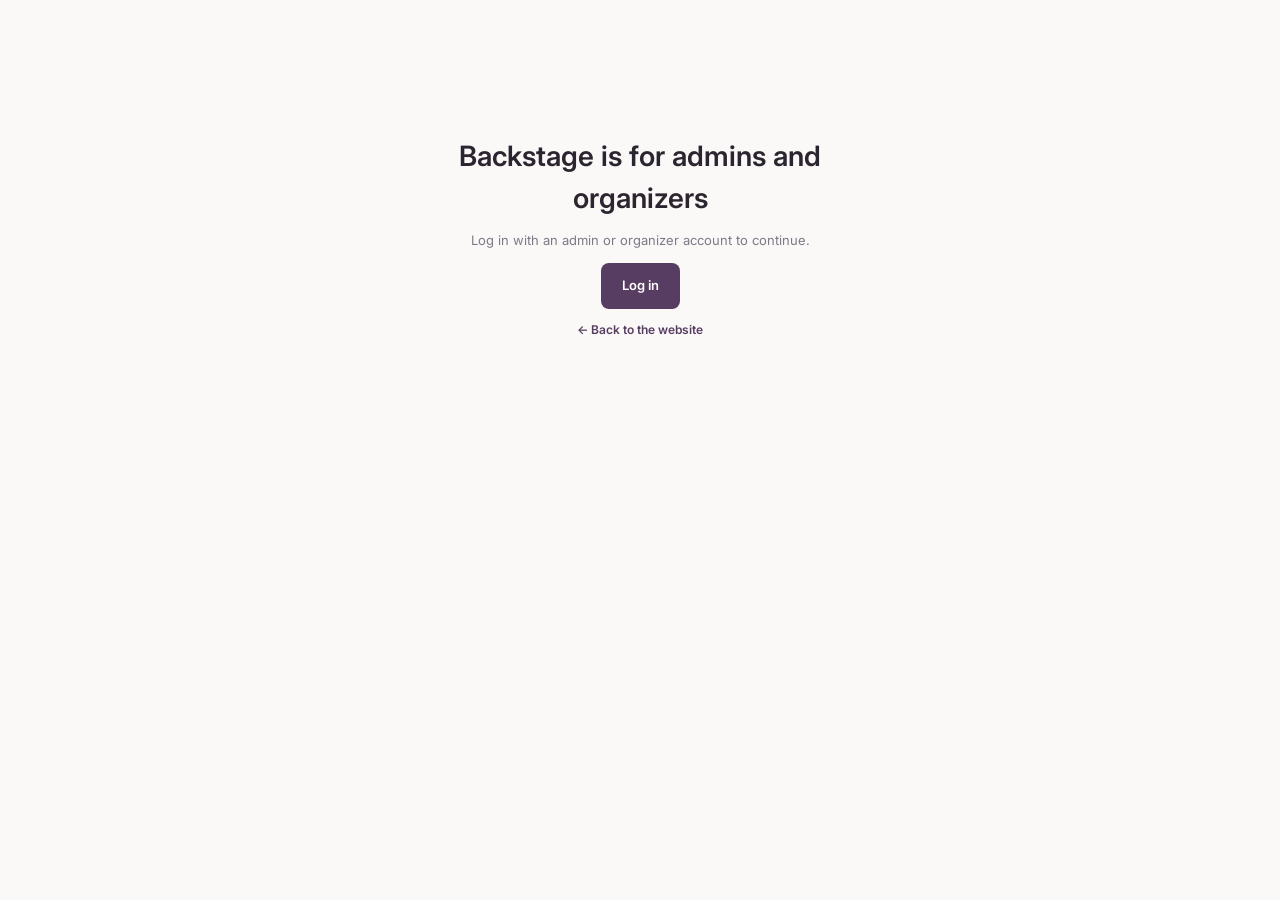
<file: frontend/app/admin/index.html>
<!doctype html>
<html lang="en">
<head>
  <meta charset="utf-8" />
  <meta name="viewport" content="width=device-width, initial-scale=1" />
  <title>Overview — ENCORE Backstage</title>
  <meta name="robots" content="noindex" />
  <link rel="preconnect" href="https://fonts.googleapis.com" />
  <link rel="preconnect" href="https://fonts.gstatic.com" crossorigin />
  <link href="https://fonts.googleapis.com/css2?family=Inter:wght@400;500;600;700;800&display=swap" rel="stylesheet" />
  <link rel="stylesheet" href="../theme.css" />
  <link rel="stylesheet" href="admin.css" />
</head>
<body data-page="overview">
  <!-- admin-shell.js wraps this in the sidebar + toolbar (or replaces the page with a log-in gate) -->
  <main class="content" id="content" hidden aria-busy="true">
    <div class="page-head">
      <div>
        <h1 id="greeting">Good morning.</h1>
        <p>Here’s what’s happening across your live music world.</p>
      </div>
      <div class="page-head__actions">
        <button type="button" class="btn btn--outline" id="refresh-btn">Refresh data</button>
        <button type="button" class="btn btn--primary" id="export-btn" disabled>Export report</button>
      </div>
    </div>

    <div class="metrics">
      <div class="panel metric"><div class="metric__top">Booked ticket value</div><strong id="m-value"><span class="skel"></span></strong><small id="m-value-sub">&nbsp;</small></div>
      <div class="panel metric"><div class="metric__top">Seats booked</div><strong id="m-booked"><span class="skel"></span></strong><small id="m-booked-sub">&nbsp;</small></div>
      <div class="panel metric"><div class="metric__top">Registered fans</div><strong id="m-fans"><span class="skel"></span></strong><small id="m-fans-sub">&nbsp;</small></div>
      <div class="panel metric"><div class="metric__top">Live concerts</div><strong id="m-live"><span class="skel"></span></strong><small id="m-live-sub">&nbsp;</small></div>
    </div>

    <div class="row">
      <section class="panel grow" aria-labelledby="chart-title">
        <div class="panel__head">
          <div><h2 id="chart-title">Booked value by concert month</h2><p>Seats held or paid × zone price, grouped by the month the concert takes place · THB</p></div>
          <span class="badge badge--plum">Next 12 months</span>
        </div>
        <div id="chart"><p class="note" id="load-note">Loading concerts…</p></div>
      </section>
      <section class="panel side" aria-labelledby="top-title">
        <div class="panel__head"><h2 id="top-title">Top-selling concerts</h2><a class="panel__link" href="concerts.html">All →</a></div>
        <ul id="top-list" class="stack"></ul>
      </section>
    </div>

    <div class="row">
      <section class="panel grow" aria-labelledby="fans-title">
        <div class="panel__head"><h2 id="fans-title">Newest fans</h2><a class="panel__link" href="users.html">View all users →</a></div>
        <div class="table-wrap">
          <table class="table">
            <thead><tr><th>Fan</th><th>Username</th><th>Role</th><th>Joined</th></tr></thead>
            <tbody id="fans-body"><tr><td colspan="4" class="note">Loading…</td></tr></tbody>
          </table>
        </div>
        <p class="note">Recent orders need an “all orders” API in the backend, so new sign-ups are shown here instead.</p>
      </section>
      <section class="panel side" aria-labelledby="att-title">
        <div class="panel__head"><h2 id="att-title">Needs your attention</h2></div>
        <ul class="alert-list" id="attention"><li class="note">Loading…</li></ul>
      </section>
    </div>
  </main>

  <script src="../session.js"></script>
  <script src="admin-shell.js"></script>
  <script src="overview.js"></script>
</body>
</html>
</file>
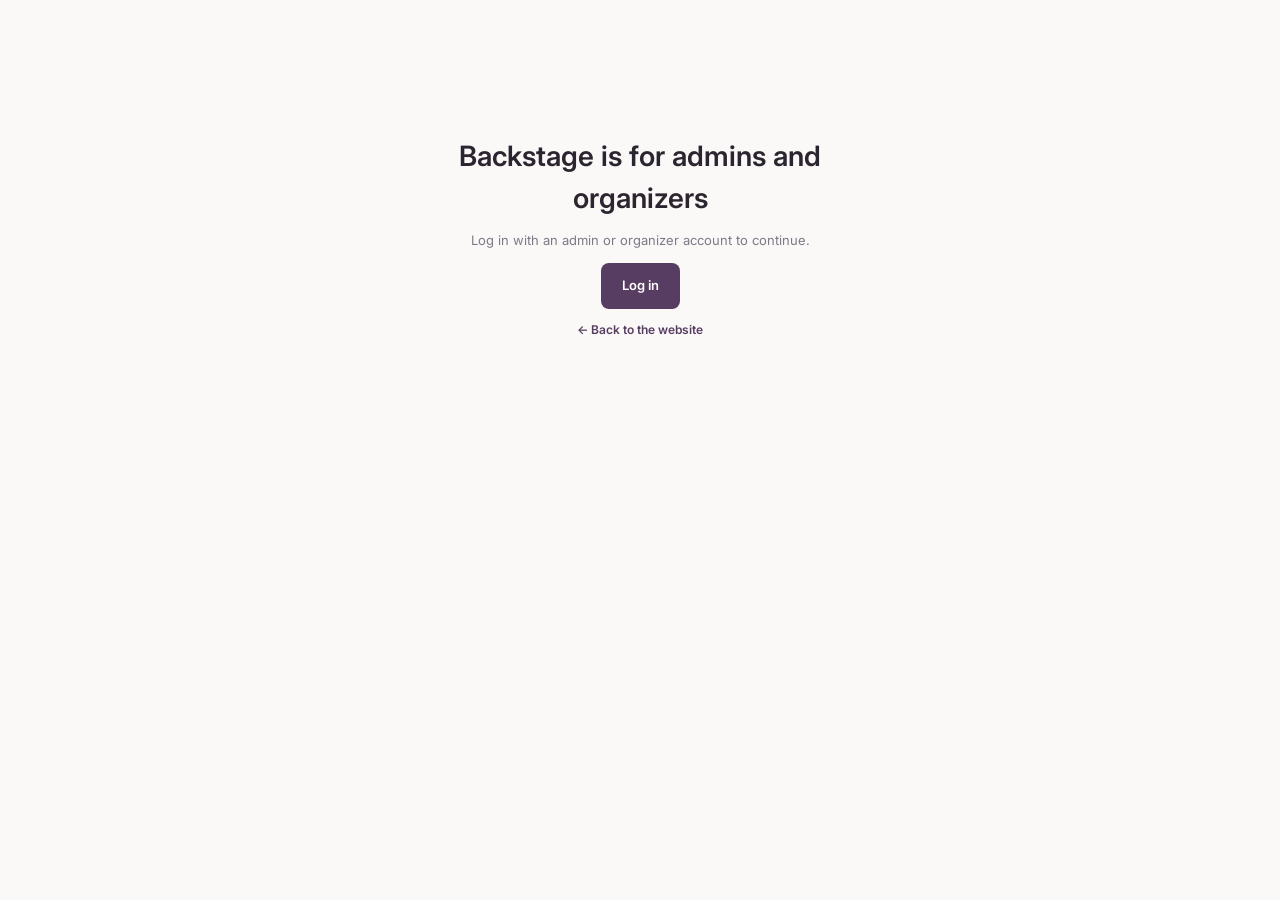
<file: frontend/app/admin/concerts.html>
<!doctype html>
<html lang="en">
<head>
  <meta charset="utf-8" />
  <meta name="viewport" content="width=device-width, initial-scale=1" />
  <title>Concerts &amp; seating — ENCORE Backstage</title>
  <meta name="robots" content="noindex" />
  <link rel="preconnect" href="https://fonts.googleapis.com" />
  <link rel="preconnect" href="https://fonts.gstatic.com" crossorigin />
  <link href="https://fonts.googleapis.com/css2?family=Inter:wght@400;500;600;700;800&display=swap" rel="stylesheet" />
  <link rel="stylesheet" href="../theme.css" />
  <link rel="stylesheet" href="admin.css" />
</head>
<body data-page="concerts">
  <main class="content" id="content" hidden aria-busy="true">
    <div class="page-head">
      <div>
        <h1>Concerts &amp; seating</h1>
        <p id="sub">Every concert with its zones, capacity and seats booked.</p>
      </div>
      <div class="page-head__actions">
        <button type="button" class="btn btn--outline" id="refresh-btn">Refresh data</button>
        <button type="button" class="btn btn--primary" id="add-btn">+ Add concert</button>
      </div>
    </div>

    <section class="panel">
      <div class="panel__head">
        <div class="chips" role="group" aria-label="Filter concerts" id="filters">
          <button type="button" class="chip is-active" data-f="upcoming" aria-pressed="true">Upcoming</button>
          <button type="button" class="chip" data-f="all" aria-pressed="false">All</button>
          <button type="button" class="chip" data-f="low" aria-pressed="false">Almost sold out</button>
          <button type="button" class="chip" data-f="past" aria-pressed="false">Past</button>
        </div>
        <label class="toolbar__search"><span class="sr-only">Search concerts</span><input type="search" id="q" placeholder="Search artist, title, venue, city" /></label>
      </div>
      <div class="table-wrap">
        <table class="table">
          <thead>
            <tr>
              <th>Concert</th><th>Date</th><th>Venue</th><th>Status</th>
              <th class="num">Zones</th><th class="num">Booked</th><th style="width:160px">Sold</th><th class="num">Booked value</th>
            </tr>
          </thead>
          <tbody id="rows"><tr><td colspan="8" class="note" id="load-note">Loading concerts…</td></tr></tbody>
        </table>
      </div>
      <div class="pager"><span id="count"></span><span><button type="button" class="btn btn--outline" id="prev">← Prev</button> <button type="button" class="btn btn--outline" id="next">Next →</button></span></div>
    </section>
  </main>

  <script src="../session.js"></script>
  <script src="admin-shell.js"></script>
  <script src="../arena-map.js"></script>
  <script src="concerts.js"></script>
</body>
</html>
</file>
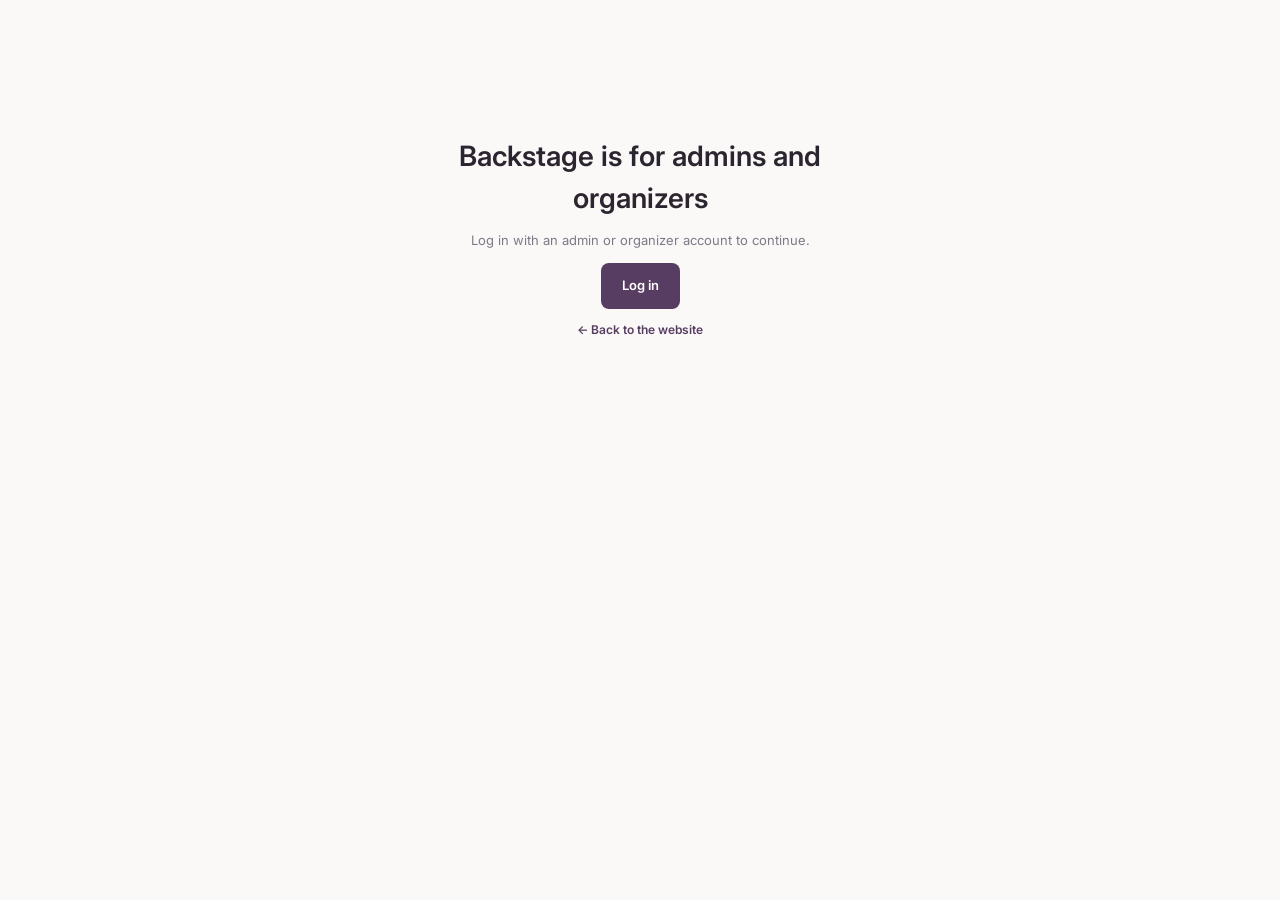
<file: frontend/app/admin/settings.html>
<!doctype html>
<html lang="en">
<head>
  <meta charset="utf-8" />
  <meta name="viewport" content="width=device-width, initial-scale=1" />
  <title>Workspace settings — ENCORE Backstage</title>
  <meta name="robots" content="noindex" />
  <link rel="preconnect" href="https://fonts.googleapis.com" />
  <link rel="preconnect" href="https://fonts.gstatic.com" crossorigin />
  <link href="https://fonts.googleapis.com/css2?family=Inter:wght@400;500;600;700;800&display=swap" rel="stylesheet" />
  <link rel="stylesheet" href="../theme.css" />
  <link rel="stylesheet" href="admin.css" />
</head>
<body data-page="settings">
  <main class="content" id="content" hidden>
    <div class="page-head">
      <div>
        <h1>Workspace settings</h1>
        <p>Runtime feature flags for the CP2 user-name migration. Changes reach every API replica within a few seconds.</p>
      </div>
    </div>

    <div class="row">
      <section class="panel grow" aria-labelledby="flags-title">
        <div class="panel__head"><div><h2 id="flags-title">Feature flags</h2><p>GET / PUT /api/v1/admin/flags · protected by X-Admin-Token</p></div></div>
        <div id="flags"><p class="note">Enter the admin token to load the flags.</p></div>
        <p class="msg" id="flag-msg" role="status" hidden></p>
      </section>

      <form class="panel side" id="token-form" aria-labelledby="token-title" novalidate>
        <div class="panel__head"><h2 id="token-title">Admin token</h2></div>
        <p class="note">The value of <code>ADMIN_TOKEN</code> in the project’s <code>.env</code>. It is kept only in this browser tab and sent only to the admin API.</p>
        <label class="fld"><span>X-Admin-Token</span><input class="finput" id="token" type="password" autocomplete="off" /></label>
        <p class="msg is-error" id="token-msg" role="alert" hidden></p>
        <div class="page-head__actions">
          <button type="submit" class="btn btn--primary">Unlock</button>
          <button type="button" class="btn btn--outline" id="forget">Forget token</button>
        </div>
      </form>
    </div>
  </main>

  <script src="../session.js"></script>
  <script src="admin-shell.js"></script>
  <script src="settings.js"></script>
</body>
</html>
</file>
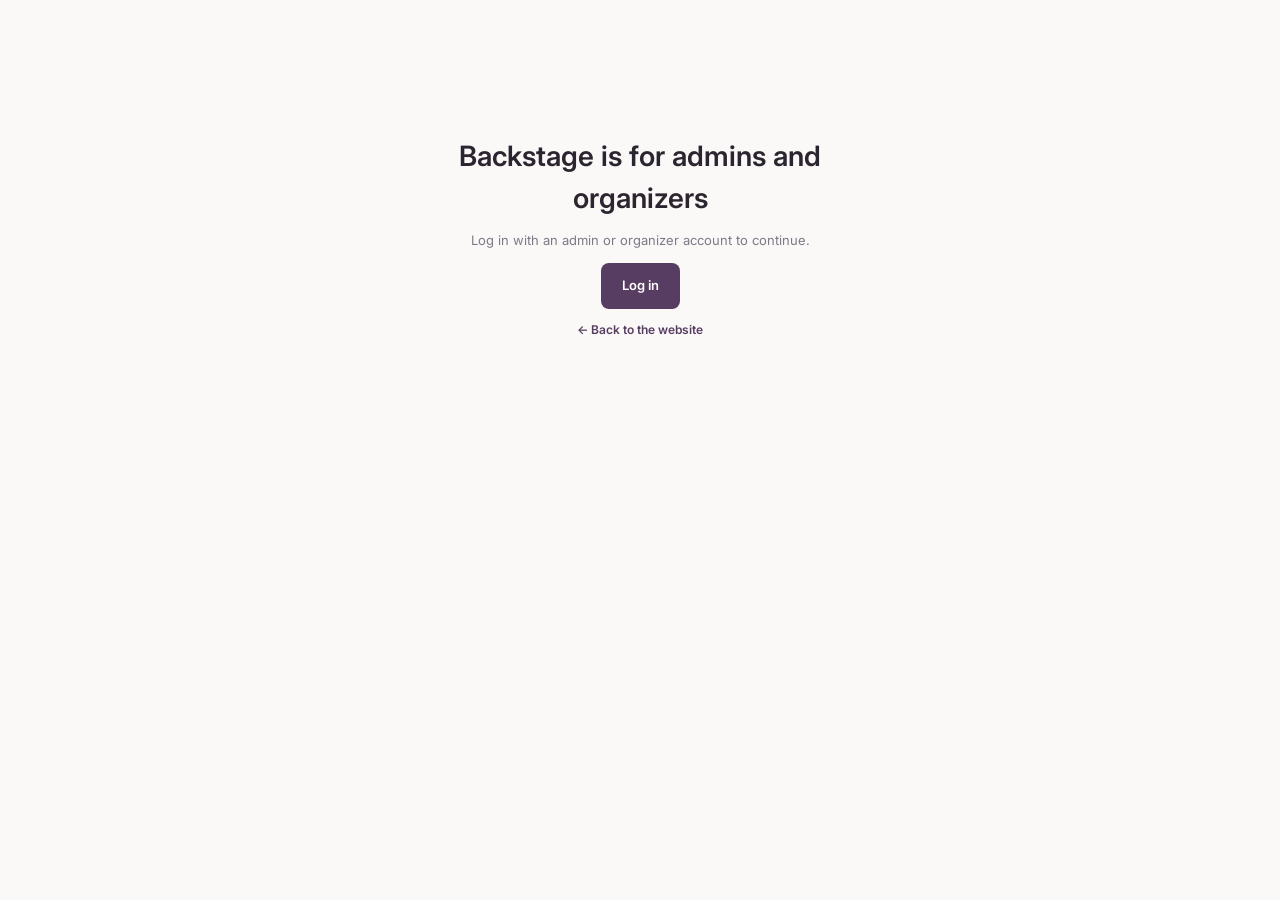
<file: frontend/app/admin/users.html>
<!doctype html>
<html lang="en">
<head>
  <meta charset="utf-8" />
  <meta name="viewport" content="width=device-width, initial-scale=1" />
  <title>Users — ENCORE Backstage</title>
  <meta name="robots" content="noindex" />
  <link rel="preconnect" href="https://fonts.googleapis.com" />
  <link rel="preconnect" href="https://fonts.gstatic.com" crossorigin />
  <link href="https://fonts.googleapis.com/css2?family=Inter:wght@400;500;600;700;800&display=swap" rel="stylesheet" />
  <link rel="stylesheet" href="../theme.css" />
  <link rel="stylesheet" href="admin.css" />
</head>
<body data-page="users">
  <main class="content" id="content" hidden aria-busy="true">
    <div class="page-head">
      <div>
        <h1>Users</h1>
        <p id="sub">Every account, with its bookings.</p>
      </div>
      <div class="page-head__actions">
        <label class="fld"><span class="sr-only">Rows per page</span>
          <select class="finput" id="size"><option value="20">20 per page</option><option value="50">50 per page</option><option value="100">100 per page</option></select>
        </label>
      </div>
    </div>

    <section class="panel">
      <div class="panel__head">
        <div class="chips" role="group" aria-label="Filter by role" id="roles">
          <button type="button" class="chip is-active" data-r="" aria-pressed="true">All roles</button>
          <button type="button" class="chip" data-r="fan" aria-pressed="false">Fans</button>
          <button type="button" class="chip" data-r="organizer" aria-pressed="false">Organizers</button>
          <button type="button" class="chip" data-r="admin" aria-pressed="false">Admins</button>
        </div>
        <label class="toolbar__search"><span class="sr-only">Search this page</span><input type="search" id="q" placeholder="Search name, email, username (this page)" /></label>
      </div>
      <div class="table-wrap">
        <table class="table">
          <thead><tr><th class="num">ID</th><th>User</th><th>Username</th><th>Role</th><th>Joined</th><th>Updated</th></tr></thead>
          <tbody id="rows"><tr><td colspan="6" class="note">Loading…</td></tr></tbody>
        </table>
      </div>
      <div class="pager"><span id="count"></span><span><button type="button" class="btn btn--outline" id="prev">← Prev</button> <button type="button" class="btn btn--outline" id="next">Next →</button></span></div>
      <p class="note">The users API pages by ID and has no search or role filter, so search and role chips work on the page that is loaded.</p>
    </section>
  </main>

  <script src="../session.js"></script>
  <script src="admin-shell.js"></script>
  <script src="users.js"></script>
</body>
</html>
</file>
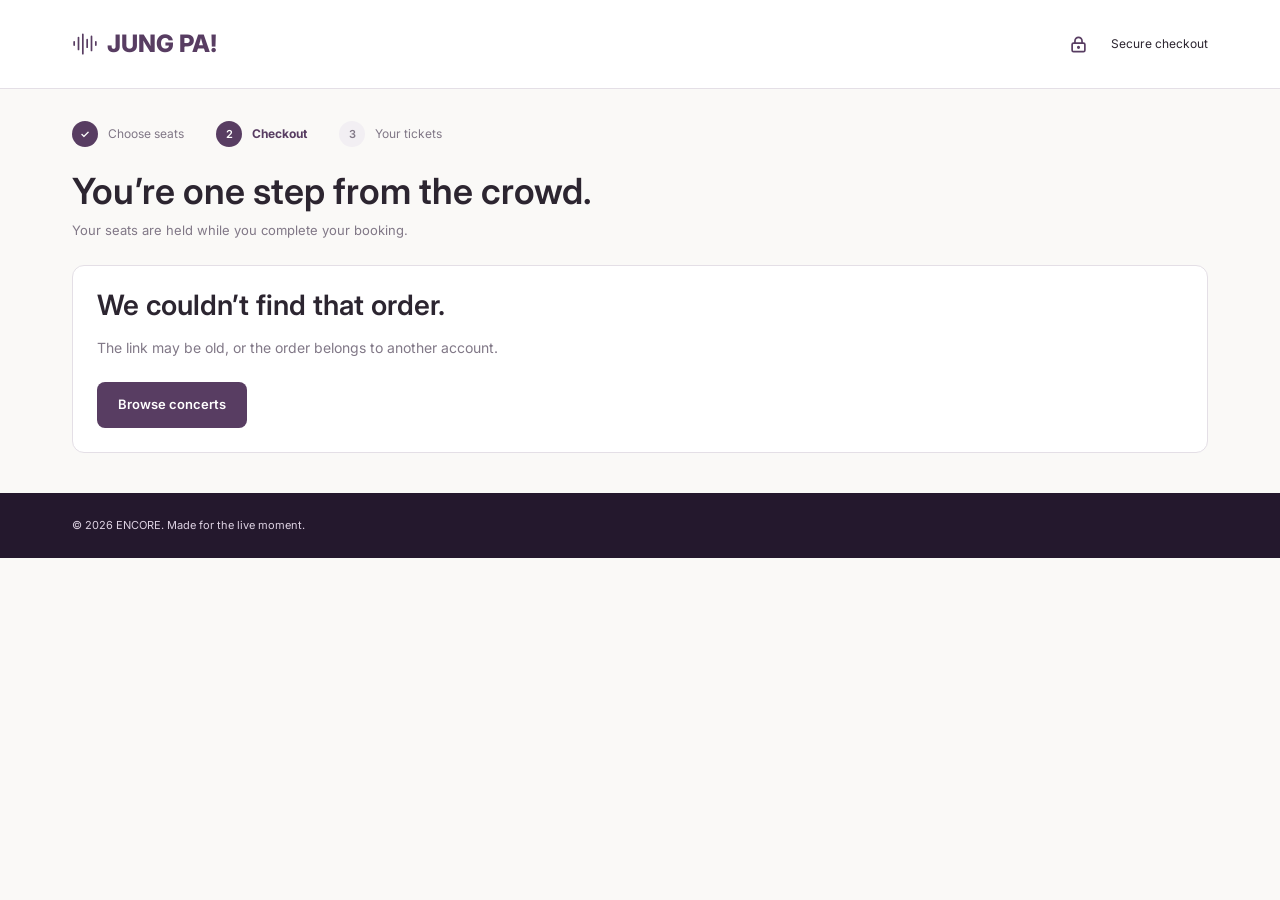
<file: frontend/app/checkout/checkout.html>
<!doctype html>
<html lang="en">
<head>
  <meta charset="utf-8" />
  <meta name="viewport" content="width=device-width, initial-scale=1" />
  <title>Checkout — ENCORE</title>
  <meta name="description" content="Complete your booking before your seat hold runs out." />
  <link rel="preconnect" href="https://fonts.googleapis.com" />
  <link rel="preconnect" href="https://fonts.gstatic.com" crossorigin />
  <link href="https://fonts.googleapis.com/css2?family=Bodoni+Moda:opsz,wght@6..96,400;6..96,500&family=Inter:wght@400;500;600;700;800&display=swap" rel="stylesheet" />
  <link rel="stylesheet" href="../theme.css" /><!-- global theme + nav/footer -->
  <link rel="stylesheet" href="../seats/seats.css" /><!-- shared booking pieces: step indicator, panels, order summary -->
  <link rel="stylesheet" href="checkout.css" /><!-- checkout form layout only -->
</head>
<body>
  <!-- checkout uses a quiet header: brand + "Secure checkout", no menu to leave by accident -->
  <header class="nav">
    <div class="container nav__inner">
      <a class="brand" href="../" aria-label="Home">
        <img src="../assets/audio-lines.svg" width="26" height="26" alt="" />
        <span class="brand__name">JUNG PA!</span>
      </a>
      <span class="nav__secure"><img src="../assets/lock.svg" width="17" height="17" alt="" />Secure checkout</span>
    </div>
  </header>

  <main class="container booking booking--narrow" id="booking" aria-busy="true">
    <ol class="steps" aria-label="Booking progress">
      <li class="steps__item is-done" id="step-1"><span>✓</span>Choose seats</li>
      <li class="steps__item is-current" id="step-2" aria-current="step"><span>2</span>Checkout</li>
      <li class="steps__item" id="step-3"><span>3</span>Your tickets</li>
    </ol>

    <div class="booking__head">
      <div>
        <h1 class="booking__title" id="page-title">You’re one step from the crowd.</h1>
        <p class="booking__meta" id="page-lead">Your seats are held while you complete your booking.</p>
      </div>
      <span class="badge badge--fast" id="hold-badge" role="timer" aria-live="off">Seats held for --:--</span>
    </div>

    <!-- error / expired state -->
    <section class="panel bstate" id="checkout-state" hidden>
      <h2 class="h-28" id="state-title">We couldn’t find that order.</h2>
      <p class="muted-14" id="state-text">The link may be old.</p>
      <div class="bstate__actions">
        <a class="btn btn--primary" id="state-cta" href="../#concerts">Browse concerts</a>
        <button type="button" class="btn btn--outline" id="retry-btn" hidden>Try again</button>
      </div>
    </section>

    <!-- confirmation (step 3) shown after a successful payment -->
    <section class="panel done" id="done" hidden aria-labelledby="done-title">
      <p class="eyebrow eyebrow--purple">BOOKING CONFIRMED</p>
      <h2 class="h-28" id="done-title">See you in the crowd!</h2>
      <p class="muted-14" id="done-text"></p>
      <ul class="done__tickets" id="done-tickets"></ul>
      <div class="bstate__actions">
        <a class="btn btn--primary" href="../#concerts">Find another night</a>
        <button type="button" class="btn btn--outline" id="print-btn">Print tickets</button>
      </div>
    </section>

    <div class="workspace" id="workspace">
      <!-- ================= Checkout form ================= -->
      <form class="workspace__main payform" id="pay-form" novalidate>
        <a class="account-hint" href="#login">
          <img src="../assets/user-round.svg" width="20" height="20" alt="" />
          <span>Already part of ENCORE? Log in for a faster checkout →</span>
        </a>

        <fieldset class="panel fset">
          <legend class="fset__title">01&nbsp; Your details</legend>
          <div class="frow">
            <label class="fld"><span>First name</span><input class="finput" id="first-name" name="first_name" autocomplete="given-name" required /></label>
            <label class="fld"><span>Last name</span><input class="finput" id="last-name" name="last_name" autocomplete="family-name" required /></label>
          </div>
          <label class="fld">
            <span>Email address</span>
            <span class="finput-wrap"><input class="finput" id="email" name="email" type="email" autocomplete="email" required /><img src="../assets/mail.svg" width="17" height="17" alt="" /></span>
          </label>
          <p class="fhint">Your confirmation and mobile tickets will be sent to this address.</p>
        </fieldset>

        <fieldset class="panel fset">
          <legend class="fset__title fset__title--row">02&nbsp; Payment method <img src="../assets/lock-purple.svg" width="18" height="18" alt="" /></legend>
          <!-- values are the providers the payments API accepts -->
          <div class="methods" role="radiogroup" aria-label="Payment method">
            <label class="method"><input type="radio" name="provider" value="credit_card" checked /><span>Credit / debit card</span></label>
            <label class="method"><input type="radio" name="provider" value="promptpay" /><span>PromptPay</span></label>
            <label class="method"><input type="radio" name="provider" value="bank_transfer" /><span>Bank transfer</span></label>
          </div>

          <div class="method-panel" data-for="credit_card">
            <p class="testmode">Test mode: no real charge. Use <b>4242 4242 4242 4242</b>, any future expiry and any 3 digits. Card details are only checked in your browser and are never sent or stored.</p>
            <label class="fld"><span>Name on card</span><input class="finput" id="card-name" autocomplete="off" /></label>
            <label class="fld">
              <span>Card number</span>
              <span class="finput-wrap"><input class="finput" id="card-number" inputmode="numeric" autocomplete="off" placeholder="1234  5678  9012  3456" maxlength="23" /><img src="../assets/credit-card.svg" width="17" height="17" alt="" /></span>
            </label>
            <div class="frow">
              <label class="fld"><span>Expiry date</span><input class="finput" id="card-exp" inputmode="numeric" autocomplete="off" placeholder="MM / YY" maxlength="7" /></label>
              <label class="fld">
                <span>Security code</span>
                <span class="finput-wrap"><input class="finput" id="card-cvc" inputmode="numeric" autocomplete="off" placeholder="•••" maxlength="4" /><img src="../assets/circle-help.svg" width="17" height="17" alt="" title="The 3 digits on the back of your card" /></span>
              </label>
            </div>
            <p class="fhint fhint--sm">VISA &nbsp;·&nbsp; Mastercard &nbsp;·&nbsp; American Express &nbsp;&nbsp;/&nbsp;&nbsp; Encrypted and securely processed</p>
          </div>
          <div class="method-panel" data-for="promptpay" hidden>
            <p class="testmode">Test mode: pressing Pay simulates a successful PromptPay scan. In production a QR code would appear here.</p>
          </div>
          <div class="method-panel" data-for="bank_transfer" hidden>
            <p class="testmode">Test mode: pressing Pay simulates a confirmed bank transfer.</p>
          </div>
        </fieldset>

        <fieldset class="panel fset">
          <legend class="fset__title">03&nbsp; Billing address</legend>
          <div class="frow">
            <label class="fld">
              <span>Country</span>
              <span class="finput-wrap">
                <select class="finput" id="country" autocomplete="country-name">
                  <option>Thailand</option><option>Japan</option><option>Singapore</option><option>Malaysia</option>
                  <option>United Kingdom</option><option>United States</option><option>Other</option>
                </select>
                <img src="../assets/chevron-down.svg" width="17" height="17" alt="" />
              </span>
            </label>
            <label class="fld"><span>Postcode</span><input class="finput" id="postcode" autocomplete="postal-code" /></label>
          </div>
          <label class="check"><input type="checkbox" id="remember" checked /> Save my details on this device for my next live moment.</label>
        </fieldset>

        <p class="fhint" id="terms">By selecting “Pay”, you agree to our Terms &amp; Conditions and the venue’s entry policy. Tickets are non-refundable unless the event is cancelled.</p>
        <p class="summary__error" id="pay-error" role="alert" hidden></p>
        <button type="submit" class="btn btn--primary payform__cta" id="pay-btn" disabled>
          <span id="pay-label">Pay</span> <img src="../assets/lock-white.svg" width="16" height="16" alt="" />
        </button>
        <p class="payform__safe">Secure payment · Instant confirmation · Official mobile tickets</p>
      </form>

      <!-- ================= Booking summary ================= -->
      <div class="sidecol">
        <aside class="panel summary summary--static" aria-labelledby="summary-title">
          <div class="summary__head">
            <h2 id="summary-title">Your night, reserved</h2>
            <span class="badge badge--plum" id="ticket-count">… tickets</span>
          </div>
          <img class="summary__photo" src="../assets/seats-photo.png" alt="" />
          <div class="summary__event">
            <p class="summary__name" id="sum-name">…</p>
            <p class="summary__when" id="sum-when"></p>
            <p class="summary__when" id="sum-where"></p>
          </div>
          <ul class="summary__seats" id="sum-seats"></ul>
          <hr class="summary__rule" />
          <div class="line"><span id="sum-tickets-label">Tickets</span><span id="sum-tickets">—</span></div>
          <div class="line"><span>Mobile ticket delivery</span><span>Free</span></div>
          <div class="line line--total"><span>Total to pay</span><strong id="sum-total">—</strong></div>
          <p class="summary__note">All prices in THB. Order <span id="order-number">…</span></p>
          <p class="summary__safe"><img src="../assets/shield-check.svg" width="16" height="16" alt="" />Official tickets. Secure from seat to stage.</p>
        </aside>
      </div>
    </div>
  </main>

  <footer class="footer footer--slim">
    <div class="container">
      <div class="footer__legal">
        <span>© 2026 ENCORE. Made for the live moment.</span>
      </div>
    </div>
  </footer>

  <script src="../session.js"></script><!-- logged-in user + nav button (shared) -->
  <script src="../art.js"></script><!-- artist artwork -->
  <script src="checkout.js"></script>
</body>
</html>
</file>
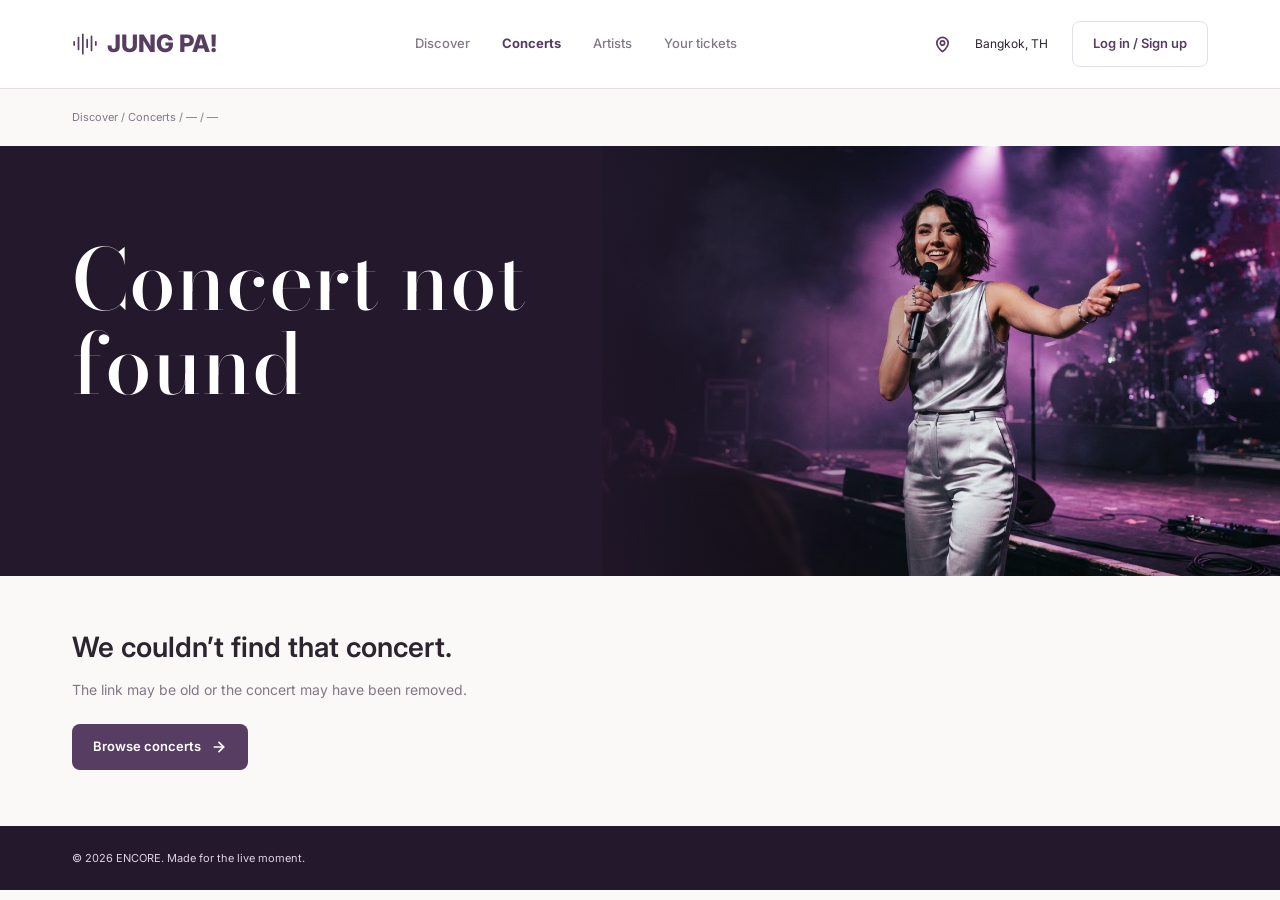
<file: frontend/app/event/event.html>
<!doctype html>
<html lang="en">
<head>
  <meta charset="utf-8" />
  <meta name="viewport" content="width=device-width, initial-scale=1" />
  <title>Concert details — ENCORE</title><!-- event.js replaces this with "Artist — Tour | ENCORE" -->
  <meta name="description" content="Concert details, ticket prices and venue information." />
  <link rel="preconnect" href="https://fonts.googleapis.com" />
  <link rel="preconnect" href="https://fonts.gstatic.com" crossorigin />
  <link href="https://fonts.googleapis.com/css2?family=Bodoni+Moda:opsz,wght@6..96,400;6..96,500&family=Inter:wght@400;500;600;700;800&display=swap" rel="stylesheet" />
  <link rel="stylesheet" href="../theme.css" /><!-- global theme + nav/footer (shared with index.html) -->
  <link rel="stylesheet" href="event.css" /><!-- concert details layout only -->
</head>
<body>
  <!-- ================= Navigation (same markup as index.html) ================= -->
  <header class="nav">
    <div class="container nav__inner">
      <a class="brand" href="../" aria-label="Home">
        <img src="../assets/audio-lines.svg" width="26" height="26" alt="" />
        <span class="brand__name">JUNG PA!</span>
      </a>
      <nav class="nav__links" aria-label="Main">
        <a href="../#discover">Discover</a>
        <a href="../#concerts" class="is-active">Concerts</a><!-- this page belongs to Concerts -->
        <a href="../#artists">Artists</a>
        <a href="../#tickets">Your tickets</a>
      </nav>
      <div class="nav__actions">
        <span class="nav__location">
          <img src="../assets/map-pin.svg" width="17" height="17" alt="" />
          Bangkok, TH
        </span>
        <a class="btn btn--outline" href="#login">Log in / Sign up</a>
      </div>
    </div>
  </header>

  <main id="event" aria-busy="true"><!-- aria-busy is cleared by event.js once the concert has loaded -->
    <!-- breadcrumb: event.js fills city and artist -->
    <nav class="container crumbs" aria-label="Breadcrumb">
      <a href="../">Discover</a> / <a href="../#concerts">Concerts</a> / <span id="crumb-city">…</span> / <span id="crumb-name" aria-current="page">…</span>
    </nav>

    <!-- ================= Concert hero ================= -->
    <section class="ehero" aria-labelledby="event-title">
      <img class="ehero__photo" src="../assets/event-hero.png" alt="" />
      <div class="ehero__scrim" aria-hidden="true"></div>
      <div class="container ehero__inner">
        <div class="ehero__tags" id="event-tags"></div><!-- category + availability badges -->
        <h1 id="event-title" class="display ehero__title"><span class="skel skel--title"></span></h1>
        <p class="ehero__sub" id="event-sub"></p>
        <p class="ehero__lead" id="event-lead"></p>
        <p class="ehero__meta"><span id="event-when"></span><span id="event-where"></span></p>
        <div class="ehero__social">
          <button type="button" class="link-btn" id="save-btn" aria-pressed="false">♡ Save concert</button>
          <button type="button" class="link-btn" id="share-btn">↗ Share</button>
        </div>
      </div>
    </section>

    <!-- error / not-found state (hidden unless the API call fails) -->
    <section class="container estate" id="event-error" hidden>
      <h2 class="h-28" id="error-title">We couldn’t find that concert.</h2>
      <p class="muted-14" id="error-text">The link may be old or the concert may have been removed.</p>
      <div class="estate__actions">
        <a class="btn btn--primary" href="../#concerts">Browse concerts <img src="../assets/arrow-right-white.svg" width="16" height="16" alt="" /></a>
        <button type="button" class="btn btn--outline" id="retry-btn" hidden>Try again</button>
      </div>
    </section>

    <!-- ================= Concert body ================= -->
    <div class="container ebody" id="event-body">
      <div class="ebody__main">
        <nav class="tabs" aria-label="Concert sections">
          <a href="#about" class="is-active">About the show</a>
          <a href="#info">Event information</a>
          <a href="#venue">Venue &amp; travel</a>
        </nav>

        <section id="about" class="about">
          <h2 class="about__title" id="about-title">About the show</h2>
          <p class="about__lead" id="about-lead"></p>
          <p class="about__text" id="about-text"></p>
        </section>

        <section id="info" class="info" aria-label="Event information">
          <div class="facts">
            <div class="panel fact">
              <img src="../assets/clock.svg" width="20" height="20" alt="" />
              <h3>Show time</h3>
              <p id="fact-time">—</p>
            </div>
            <div class="panel fact">
              <img src="../assets/users.svg" width="20" height="20" alt="" />
              <h3>Age guidance</h3>
              <p id="fact-age">—</p>
            </div>
            <div class="panel fact">
              <img src="../assets/ticket.svg" width="20" height="20" alt="" />
              <h3>Ticket delivery</h3>
              <p id="fact-delivery">Secure mobile tickets</p>
            </div>
          </div>
          <!-- everything else in dynamic_attributes (cameras, parking, gate, stage specs ...) -->
          <dl class="panel goodtoknow" id="good-to-know" hidden></dl>
        </section>

        <section id="venue" class="panel venue">
          <div class="venue__head">
            <h2 id="venue-name">Venue</h2>
            <img src="../assets/map-pin-purple.svg" width="20" height="20" alt="" />
          </div>
          <p class="venue__text" id="venue-text"></p>
          <div class="venue__plan" id="venue-plan" hidden aria-label="Seat plan"></div>
          <div class="venue__links">
            <a id="directions" href="#" target="_blank" rel="noopener">↗ Get directions</a>
            <span>♿ Accessible seating available</span>
          </div>
        </section>

        <section class="faq" aria-labelledby="faq-title">
          <h2 id="faq-title">Before you go</h2>
          <!-- <details> gives a keyboard-accessible accordion with no JavaScript -->
          <details>
            <summary>Can I transfer my tickets? <img src="../assets/plus.svg" width="16" height="16" alt="" /></summary>
            <p>Yes. Tickets live in “Your tickets” and can be sent to a friend up to 24 hours before doors open.</p>
          </details>
          <details>
            <summary>What if the concert is rescheduled? <img src="../assets/plus.svg" width="16" height="16" alt="" /></summary>
            <p>Your tickets stay valid for the new date. If you can’t make it, you can ask for a full refund within 14 days of the announcement.</p>
          </details>
          <details>
            <summary>How do I book accessible seats? <img src="../assets/plus.svg" width="16" height="16" alt="" /></summary>
            <p>Pick any zone marked accessible on the seat map, or contact our support team and we’ll find the best spot for you and a companion.</p>
          </details>
        </section>
      </div>

      <!-- ================= Ticket panel ================= -->
      <aside class="panel tickets" aria-labelledby="tickets-title">
        <p class="tickets__eyebrow" id="tickets-title">YOUR PLACE IN THE CROWD</p>
        <p class="tickets__from"><span id="price-label">From</span> <strong id="price-from">—</strong></p>
        <p class="tickets__note" id="price-note">Price per ticket. Choose a zone here or on the seat plan, then pick your seats.</p>
        <!-- one radio per zone so the choice is keyboard-accessible; event.js builds them -->
        <fieldset class="zones">
          <legend class="sr-only">Ticket zone</legend>
          <div id="zone-list"></div>
        </fieldset>
        <a class="btn btn--primary tickets__cta" id="seats-btn" href="#" aria-disabled="true">Choose your seats <img src="../assets/arrow-right-white.svg" width="16" height="16" alt="" /></a>
        <p class="tickets__left" id="seats-left"></p>
        <div class="tickets__guarantee">
          <img src="../assets/shield-check.svg" width="20" height="20" alt="" />
          <p>Official tickets, secure checkout and fan-first support. Always.</p>
        </div>
      </aside>
    </div>
  </main>

  <footer class="footer footer--slim">
    <div class="container">
      <div class="footer__legal">
        <span>© 2026 ENCORE. Made for the live moment.</span>
      </div>
    </div>
  </footer>

  <script src="../session.js"></script><!-- logged-in user + nav button (shared) -->
  <script src="../arena-map.js"></script><!-- shared IMPACT Arena seat plan -->
  <script src="../art.js"></script><!-- artist artwork -->
  <script src="event.js"></script>
</body>
</html>
</file>
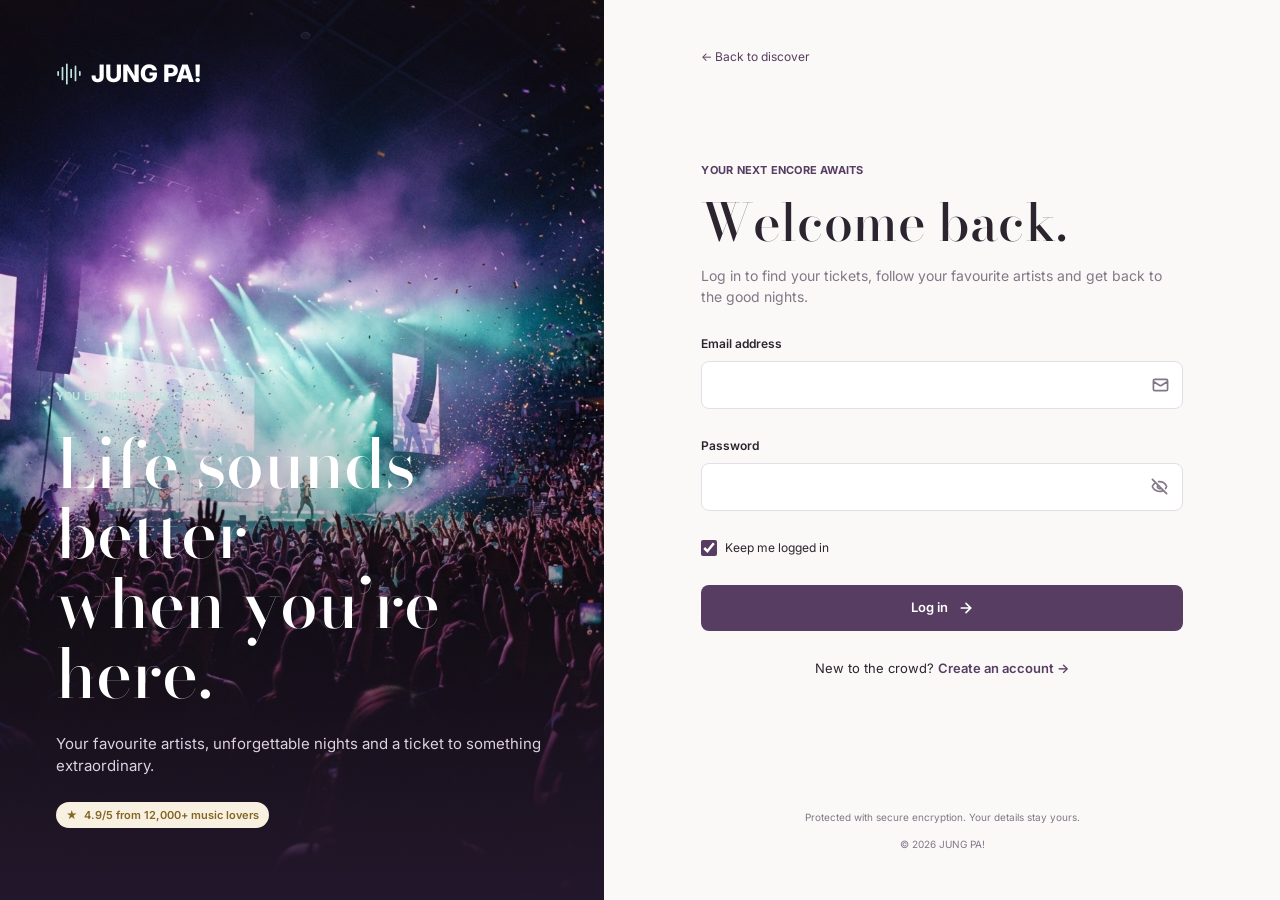
<file: frontend/app/login/login.html>
<!doctype html>
<html lang="en">
<head>
  <meta charset="utf-8" />
  <meta name="viewport" content="width=device-width, initial-scale=1" />
  <title>Log in — ENCORE</title>
  <meta name="description" content="Log in to find your tickets and book your next live moment." />
  <link rel="preconnect" href="https://fonts.googleapis.com" />
  <link rel="preconnect" href="https://fonts.gstatic.com" crossorigin />
  <link href="https://fonts.googleapis.com/css2?family=Bodoni+Moda:opsz,wght@6..96,400;6..96,500&family=Inter:wght@400;500;600;700;800&display=swap" rel="stylesheet" />
  <link rel="stylesheet" href="../theme.css" />
  <link rel="stylesheet" href="auth.css" /><!-- shared by login.html and register.html -->
</head>
<body class="auth-page">
  <div class="auth">
    <!-- ================= Live music invitation ================= -->
    <aside class="auth__art" aria-hidden="true">
      <img class="auth__photo" src="../assets/auth-crowd.png" alt="" />
      <div class="auth__scrim"></div>
      <a class="brand auth__brand" href="../"><img src="../assets/audio-lines-light.svg" width="26" height="26" alt="" /><span class="brand__name brand__name--light">JUNG PA!</span></a>
      <div class="auth__invite">
        <p class="eyebrow eyebrow--mint">YOU BELONG IN THE CROWD.</p>
        <p class="display auth__quote">Life sounds better<br />when you’re here.</p>
        <p class="auth__lead">Your favourite artists, unforgettable nights and a ticket to something extraordinary.</p>
        <span class="badge badge--fast">★&nbsp; 4.9/5 from 12,000+ music lovers</span>
      </div>
    </aside>

    <!-- ================= Login form ================= -->
    <main class="auth__work">
      <a class="auth__back" href="../">← Back to discover</a>

      <form class="auth__form" id="login-form" novalidate>
        <div class="auth__intro">
          <p class="eyebrow eyebrow--purple">YOUR NEXT ENCORE AWAITS</p>
          <h1 class="display auth__title">Welcome back.</h1>
          <p class="auth__sub" id="login-sub">Log in to find your tickets, follow your favourite artists and get back to the good nights.</p>
        </div>


        <label class="fld">
          <span>Email address</span>
          <span class="finput-wrap"><input class="finput" id="email" type="email" autocomplete="email" required /><img src="../assets/mail.svg" width="17" height="17" alt="" /></span>
        </label>
        <label class="fld">
          <span>Password</span>
          <span class="finput-wrap">
            <input class="finput" id="password" type="password" autocomplete="current-password" required />
            <button type="button" class="eye" aria-label="Show password" aria-pressed="false" data-eye="password"><img src="../assets/eye-off.svg" width="17" height="17" alt="" /></button>
          </span>
        </label>

        <div class="auth__row">
          <label class="check"><input type="checkbox" id="remember" checked /> Keep me logged in</label>
        </div>

        <p class="auth__error" id="form-error" role="alert" hidden></p>
        <button type="submit" class="btn btn--primary auth__wide" id="submit-btn">Log in <img src="../assets/arrow-right-white.svg" width="16" height="16" alt="" /></button>
        <p class="auth__switch">New to the crowd? <a id="switch-link" href="../register/register.html">Create an account →</a></p>
      </form>

      <footer class="auth__foot">
        <p>Protected with secure encryption. Your details stay yours.</p>
        <p>© 2026 JUNG PA!</p>
      </footer>
    </main>
  </div>

  <script src="../session.js"></script>
  <script src="auth.js"></script>
</body>
</html>
</file>
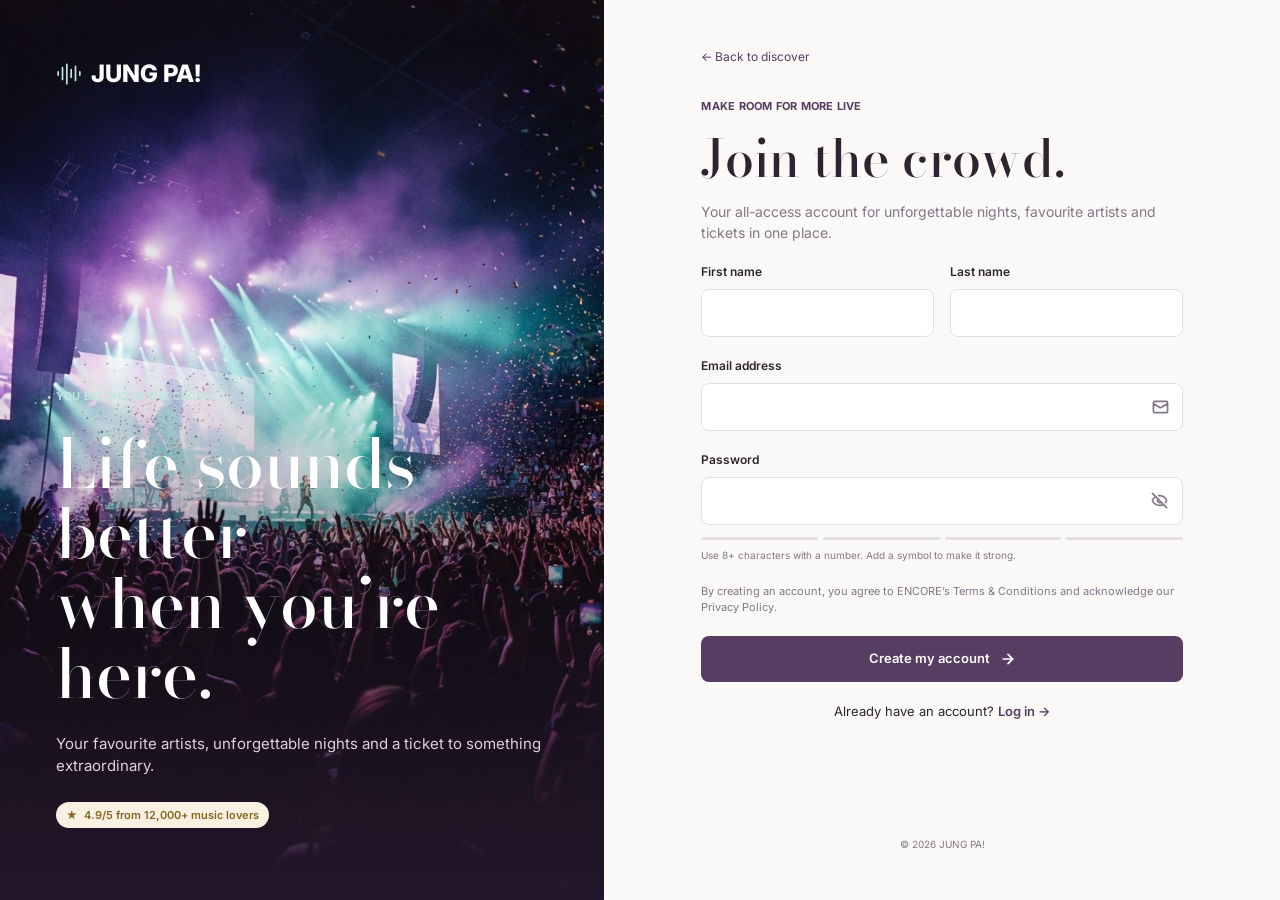
<file: frontend/app/register/register.html>
<!doctype html>
<html lang="en">
<head>
  <meta charset="utf-8" />
  <meta name="viewport" content="width=device-width, initial-scale=1" />
  <title>Create your account — ENCORE</title>
  <meta name="description" content="Join ENCORE for tickets, favourite artists and presales in one place." />
  <link rel="preconnect" href="https://fonts.googleapis.com" />
  <link rel="preconnect" href="https://fonts.gstatic.com" crossorigin />
  <link href="https://fonts.googleapis.com/css2?family=Bodoni+Moda:opsz,wght@6..96,400;6..96,500&family=Inter:wght@400;500;600;700;800&display=swap" rel="stylesheet" />
  <link rel="stylesheet" href="../theme.css" />
  <link rel="stylesheet" href="../login/auth.css" />
</head>
<body class="auth-page">
  <div class="auth">
    <aside class="auth__art" aria-hidden="true">
      <img class="auth__photo" src="../assets/auth-crowd.png" alt="" />
      <div class="auth__scrim"></div>
      <a class="brand auth__brand" href="../"><img src="../assets/audio-lines-light.svg" width="26" height="26" alt="" /><span class="brand__name brand__name--light">JUNG PA!</span></a>
      <div class="auth__invite">
        <p class="eyebrow eyebrow--mint">YOU BELONG IN THE CROWD.</p>
        <p class="display auth__quote">Life sounds better<br />when you’re here.</p>
        <p class="auth__lead">Your favourite artists, unforgettable nights and a ticket to something extraordinary.</p>
        <span class="badge badge--fast">★&nbsp; 4.9/5 from 12,000+ music lovers</span>
      </div>
    </aside>

    <main class="auth__work auth__work--tight">
      <a class="auth__back" href="../">← Back to discover</a>

      <form class="auth__form auth__form--tight" id="register-form" novalidate>
        <div class="auth__intro">
          <p class="eyebrow eyebrow--purple">MAKE ROOM FOR MORE LIVE</p>
          <h1 class="display auth__title">Join the crowd.</h1>
          <p class="auth__sub">Your all-access account for unforgettable nights, favourite artists and tickets in one place.</p>
        </div>


        <div class="frow">
          <label class="fld"><span>First name</span><input class="finput" id="first-name" autocomplete="given-name" maxlength="100" required /></label>
          <label class="fld"><span>Last name</span><input class="finput" id="last-name" autocomplete="family-name" maxlength="100" /></label>
        </div>
        <label class="fld">
          <span>Email address</span>
          <span class="finput-wrap"><input class="finput" id="email" type="email" autocomplete="email" required /><img src="../assets/mail.svg" width="17" height="17" alt="" /></span>
        </label>
        <label class="fld">
          <span>Password</span>
          <span class="finput-wrap">
            <input class="finput" id="password" type="password" autocomplete="new-password" maxlength="100" required aria-describedby="strength-text" />
            <button type="button" class="eye" aria-label="Show password" aria-pressed="false" data-eye="password"><img src="../assets/eye-off.svg" width="17" height="17" alt="" /></button>
          </span>
        </label>
        <div class="strength" id="strength" data-level="0">
          <div class="strength__bar" aria-hidden="true"><i></i><i></i><i></i><i></i></div>
          <p class="strength__text" id="strength-text" aria-live="polite">Use 8+ characters with a number. Add a symbol to make it strong.</p>
        </div>
        <p class="auth__fine">By creating an account, you agree to ENCORE’s Terms &amp; Conditions and acknowledge our Privacy Policy.</p>

        <p class="auth__error" id="form-error" role="alert" hidden></p>
        <button type="submit" class="btn btn--primary auth__wide" id="submit-btn">Create my account <img src="../assets/arrow-right-white.svg" width="16" height="16" alt="" /></button>
        <p class="auth__switch">Already have an account? <a id="switch-link" href="../login/login.html">Log in →</a></p>
      </form>

      <footer class="auth__foot">
        <p>© 2026 JUNG PA!</p>
      </footer>
    </main>
  </div>

  <script src="../session.js"></script>
  <script src="../login/auth.js"></script>
</body>
</html>
</file>
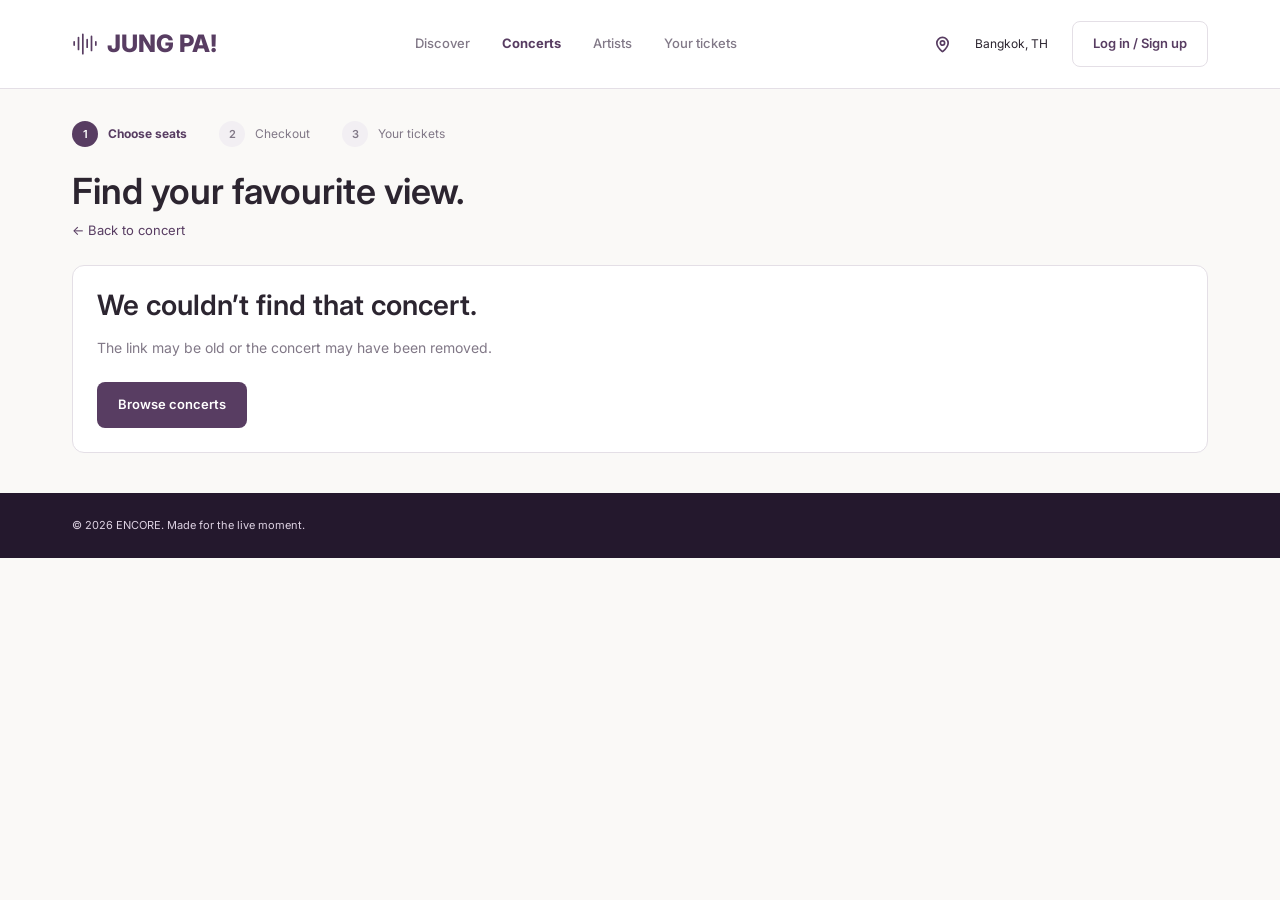
<file: frontend/app/seats/seats.html>
<!doctype html>
<html lang="en">
<head>
  <meta charset="utf-8" />
  <meta name="viewport" content="width=device-width, initial-scale=1" />
  <title>Choose your seats — ENCORE</title>
  <meta name="description" content="Pick your section and seats, then continue to checkout." />
  <link rel="preconnect" href="https://fonts.googleapis.com" />
  <link rel="preconnect" href="https://fonts.gstatic.com" crossorigin />
  <link href="https://fonts.googleapis.com/css2?family=Bodoni+Moda:opsz,wght@6..96,400;6..96,500&family=Inter:wght@400;500;600;700;800&display=swap" rel="stylesheet" />
  <link rel="stylesheet" href="../theme.css" /><!-- global theme + nav/footer -->
  <link rel="stylesheet" href="seats.css" /><!-- seat selection layout only -->
</head>
<body>
  <!-- ================= Navigation (same markup as index.html) ================= -->
  <header class="nav">
    <div class="container nav__inner">
      <a class="brand" href="../" aria-label="Home">
        <img src="../assets/audio-lines.svg" width="26" height="26" alt="" />
        <span class="brand__name">JUNG PA!</span>
      </a>
      <nav class="nav__links" aria-label="Main">
        <a href="../#discover">Discover</a>
        <a href="../#concerts" class="is-active">Concerts</a>
        <a href="../#artists">Artists</a>
        <a href="../#tickets">Your tickets</a>
      </nav>
      <div class="nav__actions">
        <span class="nav__location">
          <img src="../assets/map-pin.svg" width="17" height="17" alt="" />
          Bangkok, TH
        </span>
        <a class="btn btn--outline" href="#login">Log in / Sign up</a>
      </div>
    </div>
  </header>

  <main class="container booking" id="booking" aria-busy="true">
    <!-- step indicator shared by the booking pages (seats -> checkout -> tickets) -->
    <ol class="steps" aria-label="Booking progress">
      <li class="steps__item is-current" aria-current="step"><span>1</span>Choose seats</li>
      <li class="steps__item"><span>2</span>Checkout</li>
      <li class="steps__item"><span>3</span>Your tickets</li>
    </ol>

    <div class="booking__head">
      <div>
        <h1 class="booking__title">Find your favourite view.</h1>
        <p class="booking__meta" id="event-meta"><a id="back-link" href="../#concerts">← Back to concert</a></p>
      </div>
      <span class="badge badge--fast" id="hold-badge">Seats held for 10:00 at checkout</span>
    </div>

    <!-- error state (bad id / API down) -->
    <section class="panel bstate" id="seats-error" hidden>
      <h2 class="h-28" id="error-title">We couldn’t find that concert.</h2>
      <p class="muted-14" id="error-text">The link may be old or the concert may have been removed.</p>
      <div class="bstate__actions">
        <a class="btn btn--primary" href="../#concerts">Browse concerts</a>
        <button type="button" class="btn btn--outline" id="retry-btn" hidden>Try again</button>
      </div>
    </section>

    <div class="workspace" id="workspace">
      <div class="workspace__main">
        <!-- ================= Seating plan ================= -->
        <section class="panel plan" aria-labelledby="plan-title">
          <div class="plan__head">
            <h2 id="plan-title">Choose your seats</h2>
            <p>Select a section, then pick your seats</p>
          </div>

          <div class="plan__toolbar">
            <span class="badge badge--plum" id="zone-badge">No section selected</span>
            <div class="zoom" role="group" aria-label="Seat map zoom">
              <button type="button" class="icon-btn" id="zoom-out" aria-label="Zoom out"><img src="../assets/minus.svg" width="16" height="16" alt="" /></button>
              <span id="zoom-level" aria-live="polite">100%</span>
              <button type="button" class="icon-btn" id="zoom-in" aria-label="Zoom in"><img src="../assets/plus.svg" width="16" height="16" alt="" /></button>
              <button type="button" class="icon-btn" id="zoom-full" aria-label="Full screen seat map"><img src="../assets/maximize.svg" width="16" height="16" alt="" /></button>
            </div>
          </div>

          <!-- venue overview: one button per zone, dearest nearest the stage (built by seats.js) -->
          <!-- IMPACT Arena seat plan (arena-map.js) when the event uses it; otherwise the block layout below -->
          <div class="arena-svg" id="arena-svg" hidden></div>
          <div class="arena">
            <div class="arena__stage">STAGE</div>
            <div class="arena__zones" id="arena-zones" role="group" aria-label="Sections"></div>
          </div>

          <!-- the section the fan clicked on the plan: name, price, seats left (filled by seats.js) -->
          <div class="pick" id="zone-pick" aria-live="polite">
            <span class="pick__swatch" id="pick-swatch"></span>
            <span class="pick__info"><b id="pick-name">Choose a section on the plan</b><small id="pick-meta">Click any coloured block to see its price and seats.</small></span>
            <span class="pick__price" id="pick-price"></span>
          </div>
          <div class="plan__detail">
            <p class="plan__zone" id="zone-title">Pick a section above to see its seats</p>
            <p class="plan__front">Front of stage ↑</p>
          </div>

          <div class="seatgrid" id="seat-grid-wrap">
            <div class="seatgrid__stage" aria-hidden="true">STAGE THIS WAY</div>
            <div class="seatgrid__scroll">
              <div class="seatgrid__rows" id="seat-grid" role="grid" aria-label="Seats"></div>
            </div>
            <!-- big zones are shown 6 rows at a time -->
            <div class="seatgrid__bar">
              <span id="pick-count">Tap a seat to add it. Tap it again to remove it.</span>
              <button type="button" class="link-x" id="clear-picks" disabled>Clear all picks</button>
            </div>
            <div class="seatgrid__pager" id="row-pager" hidden>
              <button type="button" class="btn btn--outline btn--sm" id="rows-prev">← Closer rows</button>
              <span id="rows-label"></span>
              <button type="button" class="btn btn--outline btn--sm" id="rows-next">Further rows →</button>
            </div>
          </div>

          <ul class="legend" aria-label="Seat legend">
            <li><span class="seat" aria-hidden="true"></span>Available</li>
            <li><span class="seat" aria-pressed="true" aria-hidden="true"></span>Your pick</li>
            <li><span class="seat seat--access" aria-hidden="true"></span>Wheelchair space</li>
            <li><button class="seat" disabled aria-hidden="true" tabindex="-1"></button>Taken</li>
          </ul>
        </section>

        <!-- ================= Ticket categories ================= -->
        <div class="cats" id="categories" role="group" aria-label="Ticket categories"></div>
      </div>

      <!-- ================= Order summary ================= -->
      <aside class="panel summary" aria-labelledby="summary-title">
        <div class="summary__head">
          <h2 id="summary-title">Your night, reserved</h2>
          <span class="badge badge--plum" id="ticket-count">0 tickets</span>
        </div>
        <img class="summary__photo" src="../assets/seats-photo.png" alt="" />
        <div class="summary__event">
          <p class="summary__name" id="sum-name">…</p>
          <p class="summary__when" id="sum-when"></p>
          <p class="summary__when" id="sum-where"></p>
        </div>

        <p class="summary__zone" id="sum-zone" hidden></p>
        <ul class="summary__seats" id="sum-seats" aria-live="polite"></ul>
        <button type="button" class="link-x" id="sum-clear" hidden>Remove all tickets</button>
        <p class="summary__empty" id="sum-empty">No seats yet. Pick up to <span id="max-tickets">6</span> seats on the map.</p>

        <hr class="summary__rule" />
        <div class="line"><span id="sum-tickets-label">Tickets</span><span id="sum-tickets">฿0</span></div>
        <div class="line"><span>Mobile ticket delivery</span><span>Free</span></div>
        <div class="line line--total"><span>Total to pay</span><strong id="sum-total">฿0</strong></div>
        <p class="summary__note">All prices in THB. No surprises at checkout.</p>

        <button type="button" class="btn btn--primary summary__cta" id="checkout-btn" disabled>
          Continue to checkout <img src="../assets/arrow-right-white.svg" width="16" height="16" alt="" />
        </button>
        <p class="summary__error" id="checkout-error" role="alert" hidden></p>
        <p class="summary__safe"><img src="../assets/shield-check.svg" width="16" height="16" alt="" />Official tickets. Secure from seat to stage.</p>
      </aside>
    </div>
  </main>

  <footer class="footer footer--slim">
    <div class="container">
      <div class="footer__legal">
        <span>© 2026 ENCORE. Made for the live moment.</span>
      </div>
    </div>
  </footer>

  <script src="../session.js"></script><!-- logged-in user + nav button (shared) -->
  <script src="../arena-map.js"></script><!-- shared IMPACT Arena seat plan -->
  <script src="../art.js"></script><!-- artist artwork -->
  <script src="seats.js"></script>
</body>
</html>
</file>
<file: frontend/app/theme.css>
/* =====================================================================
   ENCORE global theme — shared by every page.
   Change colours, fonts, radius and spacing here; page files (home.css, ...)
   only use these variables and classes.
   Values come from the Figma file "ENCORE" (Homepage frame 6:25291).
   ===================================================================== */

/* ---------- 1. design tokens ---------- */
:root {
  /* brand */
  --plum-900: #24182d; /* darkest: hero, footer */
  --plum-700: #583d62; /* brand colour: logo, primary buttons, links */
  --plum-700-hover: #4a3253;
  --mint: #c1e4dd; /* accent: mint buttons, promise strip, newsletter */
  --mint-hover: #ade0d6;
  --gold: #cbaa67; /* "In the spotlight" tag, eyebrows on purple */

  /* neutrals */
  --ink: #2c2530; /* headings and body text */
  --muted: #817887; /* secondary text */
  --lilac: #ddd1e2; /* text on dark backgrounds */
  --line: #e4dfe6; /* borders and dividers */
  --mist: #f2eff3; /* soft panels, genre tiles */
  --paper: #faf9f7; /* page background */
  --white: #ffffff;

  /* status badges */
  --amber-bg: #f8f1e2;
  --amber-fg: #846624; /* Selling fast, Coming soon */
  --green-bg: #edf7f4;
  --green-fg: #276d59; /* On sale */
  --red-bg: #fbeaea;
  --red-fg: #9b2c2c; /* Sold out, errors */

  /* type */
  --sans: "Inter", system-ui, -apple-system, "Segoe UI", sans-serif;
  --serif: "Bodoni Moda", "Didot", Georgia, serif;

  /* shape and spacing */
  --radius-sm: 4px;
  --radius: 8px;
  --radius-lg: 12px;
  --radius-pill: 100px;
  --gutter: 72px; /* page side padding (shrinks on small screens, see 9.) */
  --section-y: 56px; /* vertical padding of a section */
  --control-h: 46px; /* button and small input height */
  --field-h: 54px; /* search field height */
  --shadow: 0 8px 24px rgba(36, 24, 45, 0.25);
}

/* ---------- 2. reset and base ---------- */
*,
*::before,
*::after {
  box-sizing: border-box;
}
html {
  scroll-behavior: smooth;
}
body {
  margin: 0;
  background: var(--paper);
  color: var(--ink);
  font-family: var(--sans);
  font-size: 14px;
  line-height: 1.5;
  -webkit-font-smoothing: antialiased;
}
img {
  display: block;
  max-width: 100%;
}
a {
  color: inherit;
  text-decoration: none;
}
button,
input,
select {
  font: inherit;
  color: inherit;
}
h1,
h2,
h3,
p {
  margin: 0;
}
ul {
  list-style: none;
  margin: 0;
  padding: 0;
}
:focus-visible {
  outline: 2px solid var(--plum-700);
  outline-offset: 2px;
}
[hidden] {
  display: none !important; /* keep the hidden attribute working on elements a page styles as flex/grid */
}
.sr-only {
  position: absolute;
  width: 1px;
  height: 1px;
  padding: 0;
  margin: -1px;
  overflow: hidden;
  clip: rect(0 0 0 0);
  white-space: nowrap;
  border: 0;
}

/* ---------- 3. layout ---------- */
.container {
  width: 100%;
  max-width: 1440px;
  margin: 0 auto;
  padding: 0 var(--gutter);
}
.section {
  padding: var(--section-y) 0;
}
.section-head {
  display: flex;
  align-items: center;
  justify-content: space-between;
  gap: 24px;
}

/* ---------- 4. typography ---------- */
.h-28 {
  font-size: 28px;
  font-weight: 600;
  line-height: 1.12;
}
.h-32 {
  font-size: 32px;
  font-weight: 600;
  line-height: 1.12;
}
.display {
  font-family: var(--serif);
  font-weight: 500;
  line-height: 1.12;
}
.muted-12 {
  font-size: 12px;
  color: var(--muted);
}
.muted-14 {
  font-size: 14px;
  color: var(--muted);
  margin-top: 8px;
}
.eyebrow {
  font-size: 11px;
  font-weight: 700;
  letter-spacing: 0.02em;
}
.eyebrow--mint {
  color: var(--mint);
}
.eyebrow--gold {
  color: var(--gold);
}
.eyebrow--purple {
  color: var(--plum-700);
}

/* ---------- 5. brand ---------- */
.brand {
  display: inline-flex;
  align-items: center;
  gap: 9px;
}
.brand__name {
  font-size: 24px;
  font-weight: 800;
  color: var(--plum-700);
  white-space: nowrap;
}
.brand__name--light {
  color: var(--white);
}

/* ---------- 6. buttons ---------- */
.btn {
  display: inline-flex;
  align-items: center;
  justify-content: center;
  gap: 10px;
  height: var(--control-h);
  padding: 0 20px;
  border-radius: var(--radius);
  font-size: 13px;
  font-weight: 600;
  white-space: nowrap;
  border: 1px solid transparent;
  background: none;
  cursor: pointer;
  transition:
    background-color 0.15s,
    border-color 0.15s,
    transform 0.15s;
}
.btn:active {
  transform: translateY(1px);
}
.btn--primary {
  background: var(--plum-700);
  color: var(--white);
}
.btn--primary:hover {
  background: var(--plum-700-hover);
}
.btn--mint {
  background: var(--mint);
  color: var(--plum-900);
}
.btn--mint:hover {
  background: var(--mint-hover);
}
.btn--outline {
  background: var(--white);
  border-color: var(--line);
  color: var(--plum-700);
}
.btn--outline:hover {
  border-color: var(--plum-700);
}
.btn--ghost {
  background: rgba(255, 255, 255, 0.07);
  border-color: rgba(255, 255, 255, 0.33);
  color: var(--white);
}
.btn--ghost:hover {
  background: rgba(255, 255, 255, 0.14);
}
.btn[aria-pressed="true"] {
  background: var(--plum-700);
  border-color: var(--plum-700);
  color: var(--white);
}
.btn[aria-pressed="true"] img {
  filter: brightness(0) invert(1);
}
.icon-btn {
  display: inline-flex;
  padding: 0;
  border: 0;
  background: none;
  cursor: pointer;
}
.icon-btn:hover {
  opacity: 0.75;
}

/* ---------- 7. tags, badges, chips ---------- */
.badge {
  display: inline-block;
  padding: 5px 10px;
  border-radius: var(--radius-pill);
  font-size: 11px;
  font-weight: 600;
  white-space: nowrap;
}
.badge--fast,
.badge--soon {
  background: var(--amber-bg);
  color: var(--amber-fg);
}
.badge--sale {
  background: var(--green-bg);
  color: var(--green-fg);
}
.badge--out {
  background: var(--red-bg);
  color: var(--red-fg);
}
.tag-gold {
  background: var(--gold);
  color: var(--plum-900);
  font-size: 10px;
  font-weight: 700;
  padding: 7px 12px;
  border-radius: var(--radius-sm);
}

.chips {
  display: flex;
  gap: 10px;
  flex-wrap: wrap;
}
.chip {
  padding: 9px 16px;
  border-radius: var(--radius-pill);
  border: 1px solid var(--line);
  background: var(--white);
  color: var(--muted);
  font-size: 12px;
  cursor: pointer;
}
.chip:hover {
  border-color: var(--plum-700);
  color: var(--plum-700);
}
.chip.is-active {
  background: var(--plum-700);
  border-color: var(--plum-700);
  color: var(--white);
}

/* ---------- 8. form fields ---------- */
.field {
  position: relative;
  display: flex;
  align-items: center;
  gap: 12px;
  height: var(--field-h);
  background: var(--white);
  border: 1px solid var(--line);
  border-radius: var(--radius);
}
.field:focus-within {
  border-color: var(--plum-700);
}
.field--search {
  flex: 1 1 auto;
  min-width: 0;
  padding: 0 18px;
}
.field--search input {
  flex: 1;
  min-width: 0;
  border: 0;
  outline: 0;
  background: none;
  font-size: 14px;
}
.field--search input::placeholder {
  color: var(--muted);
}
.field--select {
  flex: 0 0 178px;
}
.field--select select {
  appearance: none;
  -webkit-appearance: none;
  width: 100%;
  height: 100%;
  border: 0;
  outline: 0;
  background: none;
  padding: 0 40px 0 16px;
  font-size: 12px;
  cursor: pointer;
}
.field--select img {
  position: absolute;
  right: 16px;
  pointer-events: none;
}
.input {
  height: var(--control-h);
  padding: 0 14px;
  border: 1px solid transparent;
  border-radius: var(--radius);
  background: var(--white);
  font-size: 12px;
  outline: 0;
}
.input::placeholder {
  color: var(--muted);
}
.input:focus {
  border-color: var(--plum-700);
}
.input[aria-invalid="true"] {
  border-color: var(--red-fg);
}

/* ---------- 9. toast ---------- */
.toast {
  position: fixed;
  left: 50%;
  bottom: 24px;
  z-index: 50;
  max-width: calc(100% - 32px);
  transform: translate(-50%, 20px);
  opacity: 0;
  background: var(--plum-900);
  color: var(--white);
  padding: 12px 18px;
  border-radius: var(--radius);
  font-size: 13px;
  box-shadow: var(--shadow);
  transition:
    opacity 0.2s,
    transform 0.2s;
}
.toast.is-visible {
  opacity: 1;
  transform: translate(-50%, 0);
}

/* ---------- 11. site chrome: navigation bar and footer (moved from home.css so every page shares them) ---------- */
.nav {
  position: sticky;
  top: 0;
  z-index: 20;
  background: var(--white);
  border-bottom: 1px solid var(--line);
}
.nav__inner {
  height: 88px;
  display: flex;
  align-items: center;
  justify-content: space-between;
  gap: 24px;
}
.nav__links {
  display: flex;
  gap: 32px;
  font-size: 13px;
  font-weight: 500;
  color: var(--muted);
}
.nav__links a:hover,
.nav__links a.is-active {
  color: var(--plum-700);
}
.nav__links a.is-active {
  font-weight: 700;
}
.nav__actions {
  display: flex;
  align-items: center;
  gap: 24px;
}
.nav__location {
  display: inline-flex;
  align-items: center;
  gap: 24px;
  font-size: 12px;
  white-space: nowrap;
}

.footer {
  background: var(--plum-900);
  color: var(--lilac);
  padding: 48px 0;
}
.footer .container {
  display: flex;
  flex-direction: column;
  gap: 32px;
}
.footer__top {
  display: flex;
  justify-content: space-between;
  gap: 32px;
}
.footer__brand {
  width: 340px;
  display: flex;
  flex-direction: column;
  gap: 16px;
  font-size: 14px;
}
.footer__col {
  display: flex;
  flex-direction: column;
  gap: 12px;
  font-size: 12px;
}
.footer__col h3 {
  font-size: 14px;
  font-weight: 600;
  color: var(--white);
}
.footer a:hover {
  color: var(--white);
}
.footer__legal {
  display: flex;
  justify-content: space-between;
  gap: 16px;
  flex-wrap: wrap;
  font-size: 11px;
}
.footer__legal-links {
  display: flex;
  gap: 20px;
}

.nav__hello {
  font-size: 12px;
  font-weight: 600;
  color: var(--plum-700);
  white-space: nowrap; /* "Hi, Tanya" added by session.js when a fan is logged in */
}
a.nav__hello:hover {
  text-decoration: underline; /* it links to /account/account.html */
}
.footer--slim {
  padding: 24px 0; /* detail pages: only the legal line, as in the Figma concert-details frame */
}
@media (max-width: 900px) {
  .nav__links,
  .nav__location {
    display: none;
  }
  .footer__top {
    flex-wrap: wrap;
  }
  .footer__brand {
    width: 100%;
  }
}
@media (max-width: 600px) {
  .nav__inner {
    height: 68px;
  }
  .brand__name {
    font-size: 20px;
  }
  .nav .btn {
    height: 40px;
    padding: 0 14px;
    font-size: 12px;
  }
  .nav__actions {
    gap: 12px; /* "Hi, name" + Log out must fit a 390px phone */
  }
  .nav__admin {
    display: none; /* Backstage is a desktop tool; admins open /admin/ on a wider screen */
  }
}

/* ---------- 12. IMPACT Arena seat plan (arena-map.js; seats page, concert page, admin) ---------- */
.arena-map {
  display: block;
  width: 100%;
  height: auto;
  font-family: var(--sans);
}
.am-stage { fill: var(--plum-900); }
.am-stage-t { font-size: 26px; font-weight: 800; text-anchor: middle; fill: var(--mint); letter-spacing: 6px; }
.am-floor { fill: var(--mist); stroke: var(--line); stroke-width: 2; }
.am-floor-t { font-size: 12px; font-weight: 700; text-anchor: middle; fill: var(--muted); letter-spacing: 4px; }
.am-foh { fill: var(--line); }
.am-foh-t { font-size: 10px; font-weight: 700; text-anchor: middle; fill: var(--muted); }
.am-level { font-size: 12px; font-weight: 700; fill: var(--muted); letter-spacing: 1px; }
.am-level--end { text-anchor: end; }
.am-zone { stroke: var(--white); stroke-width: 2; transition: opacity .15s, filter .15s; }
.am-zone--none { fill: var(--line); }
.am-zt { font-size: 20px; font-weight: 700; text-anchor: middle; pointer-events: none; }
.am-note { font-size: 8px; font-weight: 700; text-anchor: middle; pointer-events: none; }
.am-z { cursor: pointer; outline: none; }
.am-z:hover .am-zone, .am-z:focus-visible .am-zone { filter: brightness(1.12); stroke: var(--plum-900); stroke-width: 3; }
.am-z.is-sel .am-zone { stroke: var(--plum-900); stroke-width: 5; }
.am-z.is-dim { opacity: .25; }
.am-z.is-out { cursor: not-allowed; }
.am-z.is-out .am-zone { fill: var(--line); }
.am-z.is-out .am-zt { fill: var(--muted); }

/* ---------- 10. responsive tokens ---------- */
@media (max-width: 1200px) {
  :root {
    --gutter: 40px;
  }
}
@media (max-width: 900px) {
  .section-head {
    flex-direction: column;
    align-items: flex-start;
  }
}
@media (max-width: 600px) {
  :root {
    --gutter: 16px;
    --section-y: 40px;
  }
  .h-28,
  .h-32 {
    font-size: 24px;
  }
}
@media (prefers-reduced-motion: reduce) {
  html {
    scroll-behavior: auto;
  }
  *,
  *::before,
  *::after {
    transition: none !important;
    animation: none !important;
  }
}
</file>
<file: frontend/app/admin/admin.css>
/* =====================================================================
   ENCORE Backstage (admin/*.html) layout. Tokens come from theme.css.
   Shell follows the Figma frame "ENCORE — Admin overview" (6:26360):
   248px plum sidebar, white 80px toolbar, 36px content padding.
   ===================================================================== */

.admin { display: flex; min-height: 100vh; }

/* ---------- sidebar ---------- */
.side-nav {
  flex: 0 0 248px; display: flex; flex-direction: column; gap: 32px;
  padding: 32px 20px; background: var(--plum-900); color: var(--lilac);
  position: sticky; top: 0; height: 100vh; overflow-y: auto;
}
.side-nav__label { font-size: 11px; font-weight: 700; }
.side-nav__menu { display: flex; flex-direction: column; gap: 8px; }
.side-nav__item {
  display: flex; align-items: center; gap: 12px; height: 48px; padding: 0 14px;
  border-radius: var(--radius); font-size: 12px; color: var(--lilac);
}
.side-nav__item svg { width: 19px; height: 19px; flex: none; }
.side-nav__item:hover { background: rgba(255, 255, 255, .06); color: var(--white); }
.side-nav__item.is-active { background: var(--mint); color: var(--plum-900); font-weight: 600; }
.side-nav__item.is-off { opacity: .45; cursor: not-allowed; }
.side-nav__item.is-off:hover { background: none; color: var(--lilac); }
.side-nav__item small { margin-left: auto; font-size: 9px; font-weight: 700; letter-spacing: .04em; }
.side-nav__tools { display: flex; flex-direction: column; gap: 20px; font-size: 12px; }
.side-nav__tools a:hover { color: var(--white); }
.side-nav__me { display: flex; align-items: center; gap: 10px; margin-top: auto; }
.side-nav__avatar { width: 36px; height: 36px; border-radius: 50%; display: grid; place-items: center; background: var(--plum-700); color: var(--white); font-size: 12px; }
.side-nav__me b { display: block; font-size: 12px; font-weight: 400; color: var(--white); }
.side-nav__me small { font-size: 10px; }
.side-nav__me button { margin-left: auto; padding: 0; border: 0; background: none; color: var(--mint); font-size: 11px; cursor: pointer; }

/* ---------- workspace ---------- */
.work { flex: 1; min-width: 0; display: flex; flex-direction: column; }
.toolbar {
  height: 80px; display: flex; align-items: center; justify-content: space-between; gap: 16px;
  padding: 0 36px; background: var(--white); border-bottom: 1px solid var(--line);
  font-size: 12px; color: var(--muted);
}
.toolbar__search { display: flex; align-items: center; gap: 8px; }
.toolbar__search input { width: 260px; max-width: 40vw; height: 36px; padding: 0 12px; border: 1px solid var(--line); border-radius: var(--radius); font-size: 12px; outline: 0; background: var(--paper); }
.toolbar__search input:focus { border-color: var(--plum-700); background: var(--white); }
.content { display: flex; flex-direction: column; gap: 24px; padding: 36px; }
.page-head { display: flex; align-items: center; justify-content: space-between; gap: 16px; flex-wrap: wrap; }
.page-head h1 { font-size: 32px; font-weight: 600; line-height: 1.12; }
.page-head p { margin-top: 8px; font-size: 13px; color: var(--muted); }
.page-head__actions { display: flex; gap: 12px; flex-wrap: wrap; }

.panel { background: var(--white); border: 1px solid var(--line); border-radius: var(--radius-lg); padding: 24px; display: flex; flex-direction: column; gap: 20px; min-width: 0; }
.panel__head { display: flex; align-items: flex-start; justify-content: space-between; gap: 12px; }
.panel__head h2 { font-size: 17px; font-weight: 600; }
.panel__head p { margin-top: 4px; font-size: 11px; color: var(--muted); }
.panel__link { font-size: 12px; font-weight: 600; color: var(--plum-700); white-space: nowrap; }
.panel__link:hover { text-decoration: underline; }
.row { display: flex; gap: 24px; align-items: stretch; }
.row > .grow { flex: 1; min-width: 0; }
.row > .side { flex: 0 0 340px; }
.badge--plum { background: var(--mist); color: var(--plum-700); }
.note { font-size: 11px; color: var(--muted); }
.stack { display: flex; flex-direction: column; gap: 16px; }

/* metric cards */
.metrics { display: grid; grid-template-columns: repeat(4, minmax(0, 1fr)); gap: 16px; }
.metric { gap: 16px; }
.metric__top { display: flex; justify-content: space-between; font-size: 12px; color: var(--muted); }
.metric strong { font-size: 30px; font-weight: 600; color: var(--ink); }
.metric small { font-size: 11px; color: var(--green-fg); }
.skel { display: inline-block; width: 90px; height: 30px; border-radius: var(--radius-sm); background: var(--mist); animation: pulse 1.2s ease-in-out infinite; }
@keyframes pulse { 50% { opacity: .5; } }

/* bar chart (pure CSS, values set inline) */
.bars { display: flex; align-items: flex-end; gap: 10px; height: 220px; padding: 8px 0 0; border-bottom: 1px solid var(--line); }
.bars__col { flex: 1; min-width: 0; height: 100%; display: flex; flex-direction: column; justify-content: flex-end; align-items: center; gap: 6px; }
.bars__bar { width: 100%; max-width: 48px; border-radius: 4px 4px 0 0; background: var(--plum-700); min-height: 2px; transition: height .4s; }
.bars__col:hover .bars__bar { background: var(--plum-700-hover); }
.bars__val { font-size: 10px; color: var(--muted); white-space: nowrap; }
.bars__axis { display: flex; gap: 10px; }
.bars__axis span { flex: 1; min-width: 0; text-align: center; font-size: 10px; color: var(--muted); }

/* progress list (top concerts, zones) */
.prog { display: flex; flex-direction: column; gap: 7px; }
.prog__top { display: flex; justify-content: space-between; gap: 12px; font-size: 12px; }
.prog__top b { font-weight: 600; overflow: hidden; text-overflow: ellipsis; white-space: nowrap; }
.prog__top span { font-size: 11px; color: var(--muted); white-space: nowrap; }
/* spans are inline by default, which ignores width/height: make the bar parts blocks so they draw */
.prog__track { display: block; width: 100%; height: 6px; border-radius: 3px; background: var(--mist); overflow: hidden; }
.prog__fill { display: block; height: 100%; min-width: 3px; border-radius: 3px; background: var(--plum-700); }
.prog__fill.is-full { background: var(--red-fg); }
.prog small { font-size: 10px; color: var(--muted); }

/* data table */
.table-wrap { overflow-x: auto; }
.table { width: 100%; border-collapse: collapse; font-size: 12px; }
.table th { height: 42px; padding: 0 16px; background: var(--mist); color: var(--muted); font-size: 10px; font-weight: 600; text-align: left; text-transform: uppercase; white-space: nowrap; }
.table td { padding: 12px 16px; border-bottom: 1px solid var(--line); vertical-align: middle; }
.table td.num, .table th.num { text-align: right; }
.table tbody tr { cursor: default; }
.table tbody tr.is-click { cursor: pointer; }
.table tbody tr.is-click:hover, .table tbody tr.is-sel { background: var(--paper); }
.cell-2 b { display: block; font-weight: 600; }
.cell-2 small { font-size: 10px; color: var(--muted); }
.pager { display: flex; justify-content: space-between; align-items: center; gap: 12px; font-size: 12px; color: var(--muted); }
.pager .btn { height: 34px; padding: 0 12px; font-size: 12px; }
.pager .btn:disabled { opacity: .4; cursor: not-allowed; }

/* attention list */
.alert-list { display: flex; flex-direction: column; gap: 12px; font-size: 12px; }
.alert-list li { display: flex; gap: 12px; }
.alert-list time, .alert-list .tag { flex: none; width: 56px; font-size: 10px; color: var(--muted); }

/* forms */
.fgrid { display: grid; grid-template-columns: repeat(2, minmax(0, 1fr)); gap: 14px 16px; }
.fgrid .full { grid-column: 1 / -1; }
.fld { display: flex; flex-direction: column; gap: 6px; }
.fld > span:first-child { font-size: 12px; font-weight: 600; }
.finput { width: 100%; height: 42px; padding: 0 12px; border: 1px solid var(--line); border-radius: var(--radius); background: var(--white); font-size: 13px; outline: 0; }
select.finput { cursor: pointer; }
.finput:focus { border-color: var(--plum-700); }
.finput[aria-invalid="true"] { border-color: var(--red-fg); background: var(--red-bg); }
.zone-rows { display: flex; flex-direction: column; gap: 8px; }
.zone-row { display: grid; grid-template-columns: 2fr 1fr 1fr auto; gap: 8px; align-items: center; }
.icon-x { width: 32px; height: 32px; border: 1px solid var(--line); border-radius: var(--radius); background: var(--white); color: var(--muted); cursor: pointer; }
.icon-x:hover { color: var(--red-fg); border-color: var(--red-fg); }
.msg { font-size: 12px; padding: 10px 12px; border-radius: var(--radius); background: var(--green-bg); color: var(--green-fg); }
.msg.is-error { background: var(--red-bg); color: var(--red-fg); }
.btn:disabled { opacity: .6; cursor: progress; }

/* drawer for details (concert zones, user bookings) */
.drawer { position: fixed; inset: 0 0 0 auto; z-index: 40; width: min(680px, 100%); background: var(--white); box-shadow: -12px 0 32px rgba(36, 24, 45, .18); display: flex; flex-direction: column; transform: translateX(100%); transition: transform .25s; }
.drawer.is-open { transform: none; }
.drawer__head { display: flex; justify-content: space-between; align-items: flex-start; gap: 12px; padding: 24px; border-bottom: 1px solid var(--line); }
.drawer__head h2 { font-size: 18px; font-weight: 600; overflow-wrap: anywhere; }
.drawer__head p { margin-top: 4px; font-size: 12px; color: var(--muted); }
.drawer__body { flex: 1; overflow-y: auto; padding: 24px; display: flex; flex-direction: column; gap: 20px; }
.drawer .table th, .drawer .table td { padding-left: 8px; padding-right: 8px; }
.drawer .table td:first-child { white-space: nowrap; }
.venue-plan { background: var(--white); border: 1px solid var(--line); border-radius: var(--radius); padding: 10px; }
.scrim { position: fixed; inset: 0; z-index: 39; background: rgba(36, 24, 45, .35); }

/* access gate */
.gate { max-width: 460px; margin: 15vh auto; text-align: center; display: flex; flex-direction: column; gap: 12px; align-items: center; padding: 0 16px; }
.gate h1 { font-size: 28px; font-weight: 600; }
.gate p { font-size: 13px; color: var(--muted); }

/* ---------- responsive ---------- */
@media (max-width: 1200px) {
  .metrics { grid-template-columns: repeat(2, minmax(0, 1fr)); }
  .row { flex-direction: column; }
  .row > .side { flex-basis: auto; }
}
@media (max-width: 900px) {
  .admin { flex-direction: column; }
  .side-nav { position: static; height: auto; flex-basis: auto; padding: 16px; gap: 16px; }
  .side-nav__menu { flex-direction: row; flex-wrap: wrap; gap: 6px; }
  .side-nav__item { height: 40px; }
  .side-nav__tools, .side-nav__label { display: none; }
  .side-nav__me { margin-top: 0; }
  .toolbar { padding: 0 16px; height: 64px; }
  .content { padding: 20px 16px; }
}
@media (max-width: 600px) {
  .metrics, .fgrid { grid-template-columns: 1fr; }
  .toolbar__crumb { display: none; }
  .toolbar__search input { width: 100%; max-width: none; }
  .zone-row { grid-template-columns: 1fr 1fr; }
}
</file>
<file: frontend/app/seats/seats.css>
/* =====================================================================
   ENCORE seat selection (seats.html) layout only.
   Colours, fonts, buttons, badges, nav and footer live in theme.css.
   Measurements follow the Figma frame "ENCORE — Seat selection" (6:25707).
   ===================================================================== */

.booking { display: flex; flex-direction: column; gap: 24px; padding-top: 8px; padding-bottom: 40px; }

/* ---------- step indicator (reused by checkout) ---------- */
.steps { display: flex; gap: 32px; padding: 24px 0 0; margin: 0; list-style: none; flex-wrap: wrap; }
.steps__item { display: flex; align-items: center; gap: 10px; font-size: 12px; color: var(--muted); }
.steps__item span { display: grid; place-items: center; width: 26px; height: 26px; border-radius: var(--radius-pill); background: var(--mist); font-size: 11px; font-weight: 600; }
.steps__item.is-current { color: var(--plum-700); font-weight: 700; }
.steps__item.is-current span, .steps__item.is-done span { background: var(--plum-700); color: var(--white); }

.booking__head { display: flex; align-items: center; justify-content: space-between; gap: 16px; }
.booking__title { font-size: 36px; font-weight: 600; line-height: 1.12; }
.booking__meta { margin-top: 10px; font-size: 13px; color: var(--muted); }
.booking__meta a { color: var(--plum-700); }
.booking__meta a:hover { text-decoration: underline; }
.badge--plum { background: var(--mist); color: var(--plum-700); }

.bstate { display: flex; flex-direction: column; gap: 8px; }
.bstate__actions { display: flex; gap: 12px; margin-top: 16px; flex-wrap: wrap; }

/* ---------- workspace ---------- */
.panel { background: var(--white); border: 1px solid var(--line); border-radius: var(--radius-lg); padding: 24px; }
.workspace { display: flex; align-items: flex-start; gap: 28px; }
.workspace__main { flex: 1; min-width: 0; display: flex; flex-direction: column; gap: 20px; }

/* seating plan */
.plan { display: flex; flex-direction: column; gap: 18px; }
.plan:fullscreen { overflow: auto; border-radius: 0; }
.plan__head { display: flex; align-items: baseline; justify-content: space-between; gap: 12px; flex-wrap: wrap; }
.plan__head h2 { font-size: 18px; font-weight: 600; }
.plan__head p { font-size: 11px; color: var(--plum-700); }
.plan__toolbar { display: flex; align-items: center; justify-content: space-between; gap: 12px; }
.zoom { display: flex; align-items: center; gap: 14px; font-size: 11px; color: var(--muted); }
.zoom span { min-width: 34px; text-align: center; }

.arena {
  position: relative; display: flex; flex-direction: column; align-items: center; gap: 24px;
  padding: 28px 48px 24px; background: var(--paper); border-radius: var(--radius-lg);
}
.arena::before {   /* the arena outline from the design */
  content: ""; position: absolute; inset: 14px 26px; border: 2px solid var(--line); border-radius: 90px; pointer-events: none;
}
.arena__stage { position: relative; width: 212px; max-width: 100%; height: 54px; display: grid; place-items: center; background: var(--plum-900); color: var(--white); border-radius: var(--radius); font-size: 12px; font-weight: 700; }
.arena__zones {
  position: relative; width: 100%; max-width: 580px;
  display: grid; grid-template-columns: 1fr 1.05fr 1fr; gap: 18px 20px; align-items: stretch;
}
.zone-btn {
  display: flex; flex-direction: column; align-items: center; justify-content: center; gap: 6px;
  min-height: 52px; padding: 10px 8px; border: 1px solid var(--line); border-radius: var(--radius-lg);
  background: var(--mist); color: var(--plum-700); cursor: pointer; text-align: center; transition: transform .15s, box-shadow .15s;
}
.zone-btn:hover { transform: translateY(-1px); box-shadow: 0 4px 12px rgba(36, 24, 45, .1); }
.zone-btn[aria-pressed="true"] { border: 2px solid var(--plum-700); }
.zone-btn:disabled { opacity: .45; cursor: not-allowed; transform: none; box-shadow: none; }
.zone-btn b { font-size: 10px; font-weight: 700; text-transform: uppercase; letter-spacing: .02em; }
.zone-btn span { font-size: 11px; }
.zone-btn small { font-size: 10px; font-weight: 600; }
/* first three zones sit around the stage, the rest are wide bands further back (like the Figma plan) */
.zone-btn--side { min-height: 160px; }
.zone-btn--centre { min-height: 142px; align-self: start; }
.zone-btn--band { grid-column: 1 / -1; margin: 0 auto; width: var(--band-w, 100%); }
/* zone colours: same swatches as the category cards */
.tone-0 { background: var(--mint); }
.tone-1 { background: var(--lilac); }
.tone-2 { background: var(--mist); }
.tone-3 { background: var(--amber-bg); }
.tone-4 { background: var(--green-bg); }

.plan__detail { display: flex; justify-content: space-between; gap: 12px; flex-wrap: wrap; }
.plan__zone { font-size: 13px; font-weight: 600; }
.plan__front { font-size: 11px; color: var(--muted); }

/* seat grid */
.seatgrid { display: flex; flex-direction: column; gap: 14px; background: var(--paper); border-radius: 14px; padding: 18px 12px 16px; }
.seatgrid__stage { align-self: center; padding: 6px 48px; border-radius: 0 0 40px 40px; background: var(--plum-900); color: var(--mint); font-size: 10px; font-weight: 700; letter-spacing: 4px; }
.seatgrid__scroll { overflow-x: auto; padding: 4px 0; }
.seatgrid__rows { --seat: 30px; --tier: var(--plum-700); display: flex; flex-direction: column; align-items: center; gap: 10px; width: max-content; min-width: 100%; transform-origin: top center; }
.seatrow { display: flex; align-items: center; gap: 6px; }
.seatrow__label { width: 26px; height: 22px; display: grid; place-items: center; border-radius: var(--radius-pill); background: var(--white); border: 1px solid var(--line); font-size: 10px; font-weight: 700; color: var(--plum-700); }
.seatrow__aisle { width: 18px; }
/* a little armchair: rounded back (::before) + seat cushion */
.seat {
  position: relative; width: var(--seat); height: calc(var(--seat) - 2px); padding: 0 0 2px;
  display: grid; place-items: end center; border: 2px solid var(--tier); border-radius: 9px 9px 6px 6px;
  background: var(--white); color: var(--ink); font-size: 9px; font-weight: 600; cursor: pointer;
  transition: transform .12s, background-color .12s, box-shadow .12s;
}
.seat::before { content: ""; position: absolute; left: 4px; right: 4px; top: 3px; height: 5px; border-radius: 4px; background: var(--tier); opacity: .35; }
.seat:hover { transform: translateY(-2px); box-shadow: 0 4px 10px rgba(36, 24, 45, .18); }
.seat:focus-visible { outline: 2px solid var(--plum-900); outline-offset: 2px; }
.seat[aria-pressed="true"] { background: var(--plum-700); border-color: var(--plum-700); color: var(--white); transform: translateY(-2px) scale(1.06); box-shadow: 0 4px 12px rgba(88, 61, 98, .45); }
.seat[aria-pressed="true"]::before { background: var(--mint); opacity: 1; }
.seat--access { border-color: var(--green-fg); background: var(--green-bg); }
.seat--access::before { background: var(--green-fg); }
.seat:disabled { border: 2px dashed var(--line); background: var(--mist); color: transparent; cursor: not-allowed; transform: none; box-shadow: none; }
.seat:disabled::before { background: var(--line); opacity: 1; }
.seatgrid__empty { padding: 32px 0; font-size: 12px; color: var(--muted); text-align: center; }
.seatgrid__bar { display: flex; justify-content: space-between; align-items: center; gap: 12px; font-size: 12px; color: var(--muted); flex-wrap: wrap; }
.seatgrid__bar b { color: var(--plum-700); }
.link-x { padding: 0; border: 0; background: none; color: var(--plum-700); font-size: 12px; font-weight: 600; cursor: pointer; }
.link-x:hover { text-decoration: underline; }
.link-x:disabled { color: var(--muted); cursor: default; text-decoration: none; }
.seatgrid__pager { display: flex; align-items: center; justify-content: center; gap: 16px; font-size: 11px; color: var(--muted); flex-wrap: wrap; }
.btn--sm { height: 32px; padding: 0 12px; font-size: 11px; }
.btn--sm:disabled { opacity: .4; cursor: not-allowed; }

.legend { display: flex; justify-content: center; gap: 10px 24px; flex-wrap: wrap; font-size: 11px; color: var(--muted); }
.legend li { display: flex; align-items: center; gap: 8px; }
.legend .seat { --seat: 22px; --tier: var(--plum-700); cursor: default; pointer-events: none; font-size: 0; }

/* ticket categories */
.cats { display: grid; grid-template-columns: repeat(auto-fit, minmax(140px, 1fr)); gap: 12px; }
.cat { display: flex; flex-direction: column; align-items: flex-start; gap: 10px; padding: 16px; border: 1px solid var(--line); border-radius: var(--radius); background: var(--white); cursor: pointer; text-align: left; }
.cat:hover { border-color: var(--plum-700); }
.cat[aria-pressed="true"] { border-color: var(--plum-700); box-shadow: inset 0 0 0 1px var(--plum-700); }
.cat:disabled { opacity: .5; cursor: not-allowed; }
.cat__label { display: flex; align-items: center; gap: 7px; font-size: 11px; color: var(--muted); }
.cat__label i { width: 8px; height: 8px; border-radius: 2px; }
.cat__price { font-size: 19px; font-weight: 600; color: var(--plum-700); }
.cat__left { font-size: 10px; color: var(--muted); }
.cat.is-current { border-color: var(--plum-700); background: var(--mist); }

/* selected section from the plan */
.pick { display: flex; align-items: center; gap: 14px; padding: 14px 16px; border: 1px solid var(--line); border-radius: var(--radius); background: var(--paper); }
.pick.is-set { border-color: var(--plum-700); background: var(--white); }
.pick__swatch { flex: none; width: 14px; height: 40px; border-radius: 4px; background: var(--line); }
.pick__info { flex: 1; min-width: 0; display: flex; flex-direction: column; gap: 2px; }
.pick__info b { font-size: 15px; font-weight: 600; }
.pick__info small { font-size: 11px; color: var(--muted); }
.pick__price { font-size: 24px; font-weight: 700; color: var(--plum-700); white-space: nowrap; }
.pick__price small { font-size: 11px; font-weight: 500; color: var(--muted); }
.summary__zone { font-size: 12px; padding: 10px 12px; border-radius: var(--radius); background: var(--mist); color: var(--plum-700); }
.arena-svg { background: var(--white); border: 1px solid var(--line); border-radius: var(--radius-lg); padding: 12px; }

.access-help { display: flex; align-items: center; gap: 12px; font-size: 11px; color: var(--muted); }
.access-help a { color: var(--plum-700); }
.access-help a:hover { text-decoration: underline; }

/* ---------- order summary ---------- */
.summary { position: sticky; top: 108px; flex: 0 0 360px; display: flex; flex-direction: column; gap: 20px; }
.summary__head { display: flex; justify-content: space-between; align-items: center; gap: 12px; }
.summary__head h2 { font-size: 18px; font-weight: 600; }
.summary__photo { width: 100%; height: 128px; object-fit: cover; border-radius: var(--radius-lg); background: var(--plum-900); }
.summary__event { display: flex; flex-direction: column; gap: 2px; }
.summary__name { font-size: 18px; font-weight: 600; overflow-wrap: anywhere; }
.summary__when { font-size: 12px; color: var(--muted); }
.summary__seats { display: flex; flex-direction: column; gap: 14px; }
.sumseat { display: flex; align-items: center; justify-content: space-between; gap: 12px; }
.sumseat__info { display: flex; flex-direction: column; gap: 2px; min-width: 0; }
.sumseat__info b { font-size: 13px; font-weight: 600; }
.sumseat__info small { font-size: 11px; color: var(--muted); }
.sumseat__end { display: flex; align-items: center; gap: 10px; font-size: 14px; font-weight: 600; white-space: nowrap; }
.sumseat__remove { padding: 0 4px; border: 0; background: none; color: var(--muted); font-size: 16px; line-height: 1; cursor: pointer; }
.sumseat__remove:hover { color: var(--red-fg); }
.summary__empty { font-size: 12px; color: var(--muted); }
.summary__rule { width: 100%; margin: 0; border: 0; border-top: 1px solid var(--line); }
.line { display: flex; justify-content: space-between; gap: 12px; font-size: 12px; }
.line span:first-child { color: var(--muted); }
.line--total { align-items: center; }
.line--total span:first-child { font-size: 14px; font-weight: 600; color: var(--ink); }
.line--total strong { font-size: 26px; font-weight: 700; color: var(--plum-700); }
.summary__note { font-size: 11px; color: var(--muted); margin-top: -8px; }
.summary__cta { width: 100%; }
.summary__cta:disabled { opacity: .5; cursor: not-allowed; }
.summary__cta[aria-busy="true"] { cursor: progress; }
.summary__error { font-size: 12px; color: var(--red-fg); background: var(--red-bg); padding: 10px 12px; border-radius: var(--radius); }
.summary__safe { display: flex; align-items: center; gap: 8px; font-size: 11px; color: var(--green-fg); }

/* ---------- responsive ---------- */
@media (max-width: 1200px) {
  .summary { flex-basis: 320px; }
  .arena { padding-left: 32px; padding-right: 32px; }
}
@media (max-width: 900px) {
  .workspace { flex-direction: column; align-items: stretch; }
  .summary { position: static; flex-basis: auto; }
  .booking__head { flex-direction: column; align-items: flex-start; }
}
@media (max-width: 600px) {
  .booking__title { font-size: 28px; }
  .steps { gap: 16px; }
  .panel { padding: 16px; }
  .arena { padding: 20px 12px; }
  .arena::before { inset: 8px; border-radius: 40px; }
  .arena__zones { gap: 10px; }
  .zone-btn--side { min-height: 110px; }
  .zone-btn--centre { min-height: 100px; }
  .seatgrid__rows { --seat: 32px; }   /* bigger touch targets; the row scrolls sideways */
}
</file>
<file: frontend/app/checkout/checkout.css>
/* =====================================================================
   ENCORE checkout & payment (checkout.html) layout only.
   Step indicator, panels and the order summary come from seats.css;
   colours, fonts and buttons from theme.css.
   Measurements follow the Figma frame "ENCORE — Checkout & payment" (6:26099).
   ===================================================================== */

.nav__secure { display: inline-flex; align-items: center; gap: 24px; font-size: 12px; white-space: nowrap; }
.booking--narrow { max-width: calc(1152px + 2 * var(--gutter)); }   /* Figma: 144px side padding at 1440 */
.workspace { gap: 32px; }

/* ---------- form ---------- */
.payform { gap: 20px; }
.account-hint { display: flex; align-items: center; gap: 12px; padding: 16px; border-radius: var(--radius); background: var(--green-bg); font-size: 12px; }
.account-hint:hover span { text-decoration: underline; }

.fset { display: flex; flex-direction: column; gap: 20px; margin: 0; min-width: 0; }
.fset__title { float: left; width: 100%; padding: 0; font-size: 20px; font-weight: 600; line-height: 1.12; }   /* float keeps the legend inside the padded panel */
.fset__title + * { clear: both; }
.fset__title--row { display: flex; justify-content: space-between; align-items: center; }

.frow { display: flex; gap: 16px; }
.frow > .fld { flex: 1; min-width: 0; }
.fld { display: flex; flex-direction: column; gap: 8px; }
.fld > span:first-child { font-size: 12px; font-weight: 600; }
.finput {
  width: 100%; height: 48px; padding: 0 14px; border: 1px solid var(--line); border-radius: var(--radius);
  background: var(--white); font-size: 13px; outline: 0;
}
.finput::placeholder { color: var(--muted); }
.finput:focus { border-color: var(--plum-700); }
.finput[aria-invalid="true"] { border-color: var(--red-fg); background: var(--red-bg); }
select.finput { appearance: none; -webkit-appearance: none; cursor: pointer; }
.finput-wrap { position: relative; display: block; }
.finput-wrap .finput { padding-right: 42px; }
.finput-wrap img { position: absolute; right: 14px; top: 50%; transform: translateY(-50%); pointer-events: none; }
.finput-wrap img[title] { pointer-events: auto; cursor: help; }
.fhint { font-size: 11px; color: var(--muted); }
.fhint--sm { font-size: 10px; }
.fhint.is-error { color: var(--red-fg); }

.methods { display: flex; gap: 12px; }
.method { flex: 1; position: relative; }
.method input { position: absolute; opacity: 0; }
.method span {
  display: flex; align-items: center; justify-content: center; gap: 8px; height: 48px; padding: 0 8px;
  border: 1px solid var(--line); border-radius: var(--radius); background: var(--white);
  color: var(--plum-700); font-size: 12px; font-weight: 600; text-align: center; cursor: pointer;
}
.method input:checked + span { background: var(--mist); border-color: var(--plum-700); }
.method input:checked + span::before { content: "●"; font-size: 9px; }
.method input:focus-visible + span { outline: 2px solid var(--plum-700); outline-offset: 2px; }
.method-panel { display: flex; flex-direction: column; gap: 20px; }
.testmode { padding: 10px 12px; border-radius: var(--radius); background: var(--amber-bg); color: var(--amber-fg); font-size: 11px; }

.check { display: flex; align-items: center; gap: 8px; font-size: 11px; color: var(--muted); cursor: pointer; }
.check input { width: 14px; height: 14px; margin: 0; accent-color: var(--plum-700); }

.payform__cta { width: 100%; }
.payform__cta:disabled { opacity: .5; cursor: not-allowed; }
.payform__cta[aria-busy="true"] { cursor: progress; }
.payform__safe { font-size: 11px; color: var(--green-fg); text-align: center; }

/* ---------- side column ---------- */
.sidecol { flex: 0 0 360px; display: flex; flex-direction: column; gap: 20px; position: sticky; top: 108px; }
.summary--static { position: static; flex: none; }
.promo { display: flex; flex-direction: column; gap: 20px; }
.promo__title { font-size: 13px; font-weight: 600; }
.promo__row { display: flex; gap: 8px; }
.promo__row .finput { height: 46px; font-size: 12px; }

/* ---------- confirmation ---------- */
.done { display: flex; flex-direction: column; gap: 12px; }
.done__tickets { display: grid; grid-template-columns: repeat(auto-fill, minmax(220px, 1fr)); gap: 12px; margin-top: 12px; }
.ticket { display: flex; flex-direction: column; gap: 4px; padding: 16px; border: 1px dashed var(--plum-700); border-radius: var(--radius); background: var(--mist); }
.ticket b { font-size: 13px; }
.ticket small { font-size: 11px; color: var(--muted); }
.ticket code { font-size: 12px; font-weight: 700; color: var(--plum-700); letter-spacing: .04em; overflow-wrap: anywhere; }

/* ---------- responsive ---------- */
@media (max-width: 1200px) { .sidecol { flex-basis: 320px; } }
@media (max-width: 900px) {
  .sidecol { position: static; flex-basis: auto; order: -1; }   /* summary above the form on small screens */
}
@media (max-width: 600px) {
  .frow, .methods { flex-direction: column; gap: 12px; }
}
@media print {   /* "Print tickets" prints only the confirmation */
  .nav, .footer, .steps, .booking__head, .workspace, .bstate__actions { display: none !important; }
  .done { border: 0; padding: 0; }
}
</file>
<file: frontend/app/event/event.css>
/* =====================================================================
   ENCORE concert details (event.html) layout only.
   Colours, fonts, buttons, badges, nav and footer live in theme.css.
   Measurements follow the Figma frame "ENCORE — Concert details" (6:25601).
   ===================================================================== */

/* ---------- breadcrumb ---------- */
.crumbs { padding-top: 20px; padding-bottom: 20px; font-size: 11px; color: var(--muted); }
.crumbs a:hover { color: var(--plum-700); text-decoration: underline; }

/* ---------- hero ---------- */
.ehero { position: relative; min-height: 430px; overflow: hidden; background: var(--plum-900); color: var(--white); }
.ehero__photo { position: absolute; top: 0; right: 0; width: 53%; height: 100%; object-fit: cover; }   /* 760 / 1440 */
.ehero__scrim {
  position: absolute; inset: 0;
  /* solid plum under the text, fading out over the photo (Figma: gradient 600→1100px) */
  background: linear-gradient(90deg, var(--plum-900) 0%, var(--plum-900) 42%, rgba(36, 24, 45, 0) 76%);
}
.ehero__inner { position: relative; padding-top: 48px; padding-bottom: 48px; display: flex; flex-direction: column; align-items: flex-start; gap: 20px; }
.ehero__inner > * { max-width: 650px; }
.ehero__tags { display: flex; gap: 10px; flex-wrap: wrap; min-height: 24px; }
.ehero__title { font-size: 84px; line-height: 1; overflow-wrap: anywhere; }
.ehero__sub { font-size: 24px; color: var(--mint); }
.ehero__lead { font-size: 14px; color: var(--lilac); }
.ehero__meta { display: flex; gap: 8px 24px; flex-wrap: wrap; font-size: 12px; text-transform: uppercase; }
.ehero__social { display: flex; gap: 20px; }
.link-btn { padding: 0; border: 0; background: none; color: var(--mint); font-size: 12px; cursor: pointer; }
.link-btn:hover { text-decoration: underline; }
.link-btn[aria-pressed="true"] { color: var(--white); font-weight: 600; }

/* loading placeholders */
.skel { display: inline-block; border-radius: var(--radius-sm); background: rgba(255, 255, 255, .12); animation: pulse 1.2s ease-in-out infinite; }
.skel--title { width: 420px; max-width: 100%; height: .9em; }
@keyframes pulse { 50% { opacity: .5; } }

/* ---------- error state ---------- */
.estate { padding-top: var(--section-y); padding-bottom: var(--section-y); display: flex; flex-direction: column; gap: 8px; }
.estate__actions { display: flex; gap: 12px; margin-top: 16px; flex-wrap: wrap; }

/* ---------- body: content + ticket panel ---------- */
.ebody { display: flex; align-items: flex-start; gap: 56px; padding-top: 40px; padding-bottom: 64px; }
.ebody__main { flex: 1; min-width: 0; display: flex; flex-direction: column; gap: 32px; }
.panel { background: var(--white); border: 1px solid var(--line); border-radius: var(--radius-lg); padding: 24px; }
#about, #info, #venue { scroll-margin-top: 108px; }   /* land below the sticky 88px nav */

.tabs { display: flex; gap: 32px; padding-bottom: 18px; border-bottom: 1px solid var(--line); font-size: 13px; color: var(--muted); overflow-x: auto; white-space: nowrap; }
.tabs a:hover { color: var(--plum-700); }
.tabs a.is-active { color: var(--plum-700); font-weight: 700; }

.about { display: flex; flex-direction: column; gap: 32px; }
.about__title { font-size: 30px; font-weight: 600; line-height: 1.12; }
.about__lead { font-size: 15px; color: var(--muted); }
.about__text { font-size: 14px; color: var(--muted); }
.about__text:empty { display: none; }

.info { display: flex; flex-direction: column; gap: 16px; }
.facts { display: grid; grid-template-columns: repeat(3, minmax(0, 1fr)); gap: 16px; }
.fact { display: flex; flex-direction: column; gap: 20px; }
.fact h3 { font-size: 12px; font-weight: 600; }
.fact p { font-size: 11px; color: var(--muted); }
.goodtoknow { display: grid; grid-template-columns: repeat(2, minmax(0, 1fr)); gap: 14px 32px; margin: 0; }
.goodtoknow div { display: flex; justify-content: space-between; gap: 16px; padding-bottom: 10px; border-bottom: 1px solid var(--line); font-size: 12px; }
.goodtoknow dt { color: var(--muted); }
.goodtoknow dd { margin: 0; font-weight: 600; text-align: right; }

.venue { display: flex; flex-direction: column; gap: 20px; }
.venue__head { display: flex; justify-content: space-between; gap: 16px; }
.venue__head h2 { font-size: 22px; font-weight: 600; line-height: 1.12; }
.venue__text { font-size: 13px; color: var(--muted); }
.venue__plan { background: var(--white); border: 1px solid var(--line); border-radius: var(--radius); padding: 12px; }
.venue__links { display: flex; gap: 8px 28px; flex-wrap: wrap; font-size: 12px; color: var(--plum-700); }
.venue__links a:hover { text-decoration: underline; }

.faq { display: flex; flex-direction: column; gap: 18px; }
.faq h2 { font-size: 22px; font-weight: 600; line-height: 1.12; }
.faq details { padding-bottom: 16px; border-bottom: 1px solid var(--line); }
.faq summary { display: flex; justify-content: space-between; align-items: center; gap: 16px; font-size: 13px; cursor: pointer; list-style: none; }
.faq summary::-webkit-details-marker { display: none; }
.faq summary img { transition: transform .2s; }
.faq details[open] summary img { transform: rotate(45deg); }   /* plus turns into × */
.faq details p { padding-top: 12px; font-size: 13px; color: var(--muted); }

/* ---------- ticket panel ---------- */
.tickets { position: sticky; top: 108px; flex: 0 0 360px; display: flex; flex-direction: column; gap: 20px; }
.tickets__eyebrow { font-size: 11px; font-weight: 700; color: var(--plum-700); }
.tickets__from { display: flex; align-items: baseline; gap: 8px; }
.tickets__from span { font-size: 12px; color: var(--muted); }
.tickets__from strong { font-size: 38px; font-weight: 600; color: var(--plum-700); line-height: 1.2; }
.tickets__note { font-size: 11px; color: var(--muted); margin-top: -12px; }
.zones { margin: 0; padding: 0; border: 0; min-width: 0; }
#zone-list { display: flex; flex-direction: column; }
.zone { display: flex; align-items: center; gap: 10px; padding: 8px 10px; margin: 0 -10px; border-radius: var(--radius); font-size: 13px; cursor: pointer; }
.zone:hover { background: var(--mist); }
.zone input { accent-color: var(--plum-700); margin: 0; }
.zone__name { flex: 1; min-width: 0; }
.zone__left { display: block; font-size: 10px; color: var(--muted); }
.zone__price { font-weight: 600; white-space: nowrap; }
.zone:has(input:checked) { background: var(--mist); }
.zone.is-out { cursor: not-allowed; color: var(--muted); }
.zone.is-out .zone__price { text-decoration: line-through; }
.tickets__cta { width: 100%; }
.tickets__cta[aria-disabled="true"] { opacity: .5; pointer-events: none; }
.tickets__left { font-size: 11px; color: var(--green-fg); }
.tickets__left.is-low { color: var(--amber-fg); }
.tickets__left.is-out { color: var(--red-fg); }
.tickets__guarantee { display: flex; gap: 10px; font-size: 11px; color: var(--muted); }
.tickets__guarantee img { flex: 0 0 20px; }

/* ---------- responsive ---------- */
@media (max-width: 1200px) {
  .ehero__title { font-size: 68px; }
  .ebody { gap: 32px; }
  .tickets { flex-basis: 320px; }
}
@media (max-width: 900px) {
  .ehero__photo { width: 100%; opacity: .4; }
  .ehero__scrim { background: linear-gradient(90deg, var(--plum-900) 0%, rgba(36, 24, 45, .6) 100%); }
  .ehero__title { font-size: 52px; }
  .ebody { flex-direction: column-reverse; align-items: stretch; }   /* tickets first on phones */
  .tickets { position: static; flex-basis: auto; }
  .facts { grid-template-columns: 1fr; }
  .goodtoknow { grid-template-columns: 1fr; }
}
@media (max-width: 600px) {
  .ehero__title { font-size: 42px; }
  .ehero__sub { font-size: 18px; }
  .about__title { font-size: 24px; }
  .tabs { gap: 20px; }
}
</file>
<file: frontend/app/login/auth.css>
/* =====================================================================
   ENCORE log in + registration (login.html, register.html) layout only.
   Colours, fonts, buttons and badges live in theme.css.
   Figma frames "ENCORE — Log in" (6:26249) and "ENCORE — Registration" (6:26298).
   ===================================================================== */

.auth { display: flex; min-height: 100vh; }

/* ---------- left: photo + invitation ---------- */
.auth__art {
  position: relative; flex: 0 0 47.2%;   /* 680 / 1440 */
  display: flex; flex-direction: column; justify-content: space-between; gap: 32px;
  min-height: 100vh; padding: 56px; overflow: hidden; background: var(--plum-900); color: var(--white);
}
.auth__photo { position: absolute; inset: 0; width: 100%; height: 100%; object-fit: cover; }
.auth__scrim { position: absolute; inset: 0; background: linear-gradient(180deg, rgba(36, 24, 45, .38) 0%, rgba(36, 24, 45, 0) 40%, rgba(36, 24, 45, .95) 100%); }
.auth__brand, .auth__invite { position: relative; }
.auth__invite { display: flex; flex-direction: column; align-items: flex-start; gap: 24px; max-width: 568px; padding-bottom: 16px; }
.auth__quote { font-size: 68px; line-height: 1.03; }
.auth__lead { font-size: 15px; color: var(--lilac); }

/* ---------- right: form ---------- */
.auth__work { flex: 1; min-width: 0; display: flex; flex-direction: column; gap: 72px; padding: 48px clamp(24px, 7.6vw, 110px); }
.auth__work--tight { gap: 32px; }
.auth__back { font-size: 12px; color: var(--plum-700); align-self: flex-start; }
.auth__back:hover { text-decoration: underline; }
.auth__form { display: flex; flex-direction: column; gap: 28px; padding-top: 24px; max-width: 560px; width: 100%; }
.auth__form--tight { gap: 20px; padding-top: 0; }
.auth__intro { display: flex; flex-direction: column; gap: 14px; }
.auth__title { font-size: 52px; }
.auth__sub { font-size: 14px; color: var(--muted); }
.auth__wide { width: 100%; }
.auth__wide:disabled { opacity: .6; cursor: progress; }
.auth__row { display: flex; align-items: center; justify-content: space-between; gap: 12px; flex-wrap: wrap; }
.auth__link { padding: 0; border: 0; background: none; color: var(--plum-700); font-size: 12px; font-weight: 600; cursor: pointer; }
.auth__link:hover { text-decoration: underline; }
.auth__switch { font-size: 13px; text-align: center; }
.auth__switch a { color: var(--plum-700); font-weight: 600; }
.auth__switch a:hover { text-decoration: underline; }
.auth__fine { font-size: 11px; color: var(--muted); }
.auth__error { font-size: 12px; color: var(--red-fg); background: var(--red-bg); padding: 10px 12px; border-radius: var(--radius); }
.auth__error a { font-weight: 600; text-decoration: underline; }
.auth__notice { font-size: 12px; color: var(--green-fg); background: var(--green-bg); padding: 10px 12px; border-radius: var(--radius); }
.auth__foot { display: flex; flex-direction: column; gap: 12px; font-size: 10px; color: var(--muted); text-align: center; max-width: 560px; width: 100%; margin-top: auto; }
.auth__foot a:hover { color: var(--plum-700); }

/* form fields (same look as checkout) */
.frow { display: flex; gap: 16px; }
.frow > .fld { flex: 1; min-width: 0; }
.fld { display: flex; flex-direction: column; gap: 8px; }
.fld > span:first-child { font-size: 12px; font-weight: 600; }
.finput { width: 100%; height: 48px; padding: 0 14px; border: 1px solid var(--line); border-radius: var(--radius); background: var(--white); font-size: 13px; outline: 0; }
.finput:focus { border-color: var(--plum-700); }
.finput[aria-invalid="true"] { border-color: var(--red-fg); background: var(--red-bg); }
.finput-wrap { position: relative; display: block; }
.finput-wrap .finput { padding-right: 44px; }
.finput-wrap > img { position: absolute; right: 14px; top: 50%; transform: translateY(-50%); pointer-events: none; }
.eye { position: absolute; right: 8px; top: 50%; transform: translateY(-50%); display: grid; place-items: center; width: 30px; height: 30px; padding: 0; border: 0; border-radius: var(--radius-sm); background: none; cursor: pointer; }
.eye[aria-pressed="true"] { background: var(--mist); }
.check { display: flex; align-items: center; gap: 8px; font-size: 12px; cursor: pointer; }
.check input { width: 16px; height: 16px; margin: 0; flex: none; accent-color: var(--plum-700); }
.check--top { align-items: flex-start; gap: 10px; font-size: 11px; color: var(--muted); }
.check--top input { margin-top: 1px; }

/* password strength */
.strength { display: flex; flex-direction: column; gap: 8px; margin-top: -8px; }
.strength__bar { display: flex; gap: 5px; }
.strength__bar i { flex: 1; height: 3px; border-radius: 2px; background: var(--line); transition: background-color .2s; }
.strength__text { font-size: 10px; color: var(--muted); }
.strength[data-level="1"] i:nth-child(-n+1) { background: var(--red-fg); }
.strength[data-level="2"] i:nth-child(-n+2) { background: var(--amber-fg); }
.strength[data-level="3"] i:nth-child(-n+3),
.strength[data-level="4"] i { background: var(--green-fg); }
.strength[data-level="1"] .strength__text { color: var(--red-fg); }
.strength[data-level="2"] .strength__text { color: var(--amber-fg); }
.strength[data-level="3"] .strength__text,
.strength[data-level="4"] .strength__text { color: var(--green-fg); }

/* ---------- responsive ---------- */
@media (max-width: 1200px) {
  .auth__art { flex-basis: 42%; padding: 40px; }
  .auth__quote { font-size: 52px; }
}
@media (max-width: 900px) {
  .auth { flex-direction: column; }
  .auth__art { flex: none; min-height: 300px; padding: 24px var(--gutter); }
  .auth__invite { gap: 12px; padding-bottom: 0; }
  .auth__quote { font-size: 36px; }
  .auth__lead, .auth__invite .badge { display: none; }
  .auth__work { gap: 32px; padding: 32px var(--gutter) 40px; }
  .auth__form { padding-top: 0; }
}
@media (max-width: 600px) {
  .auth__title { font-size: 40px; }
  .frow { flex-direction: column; gap: 20px; }
}
</file>
